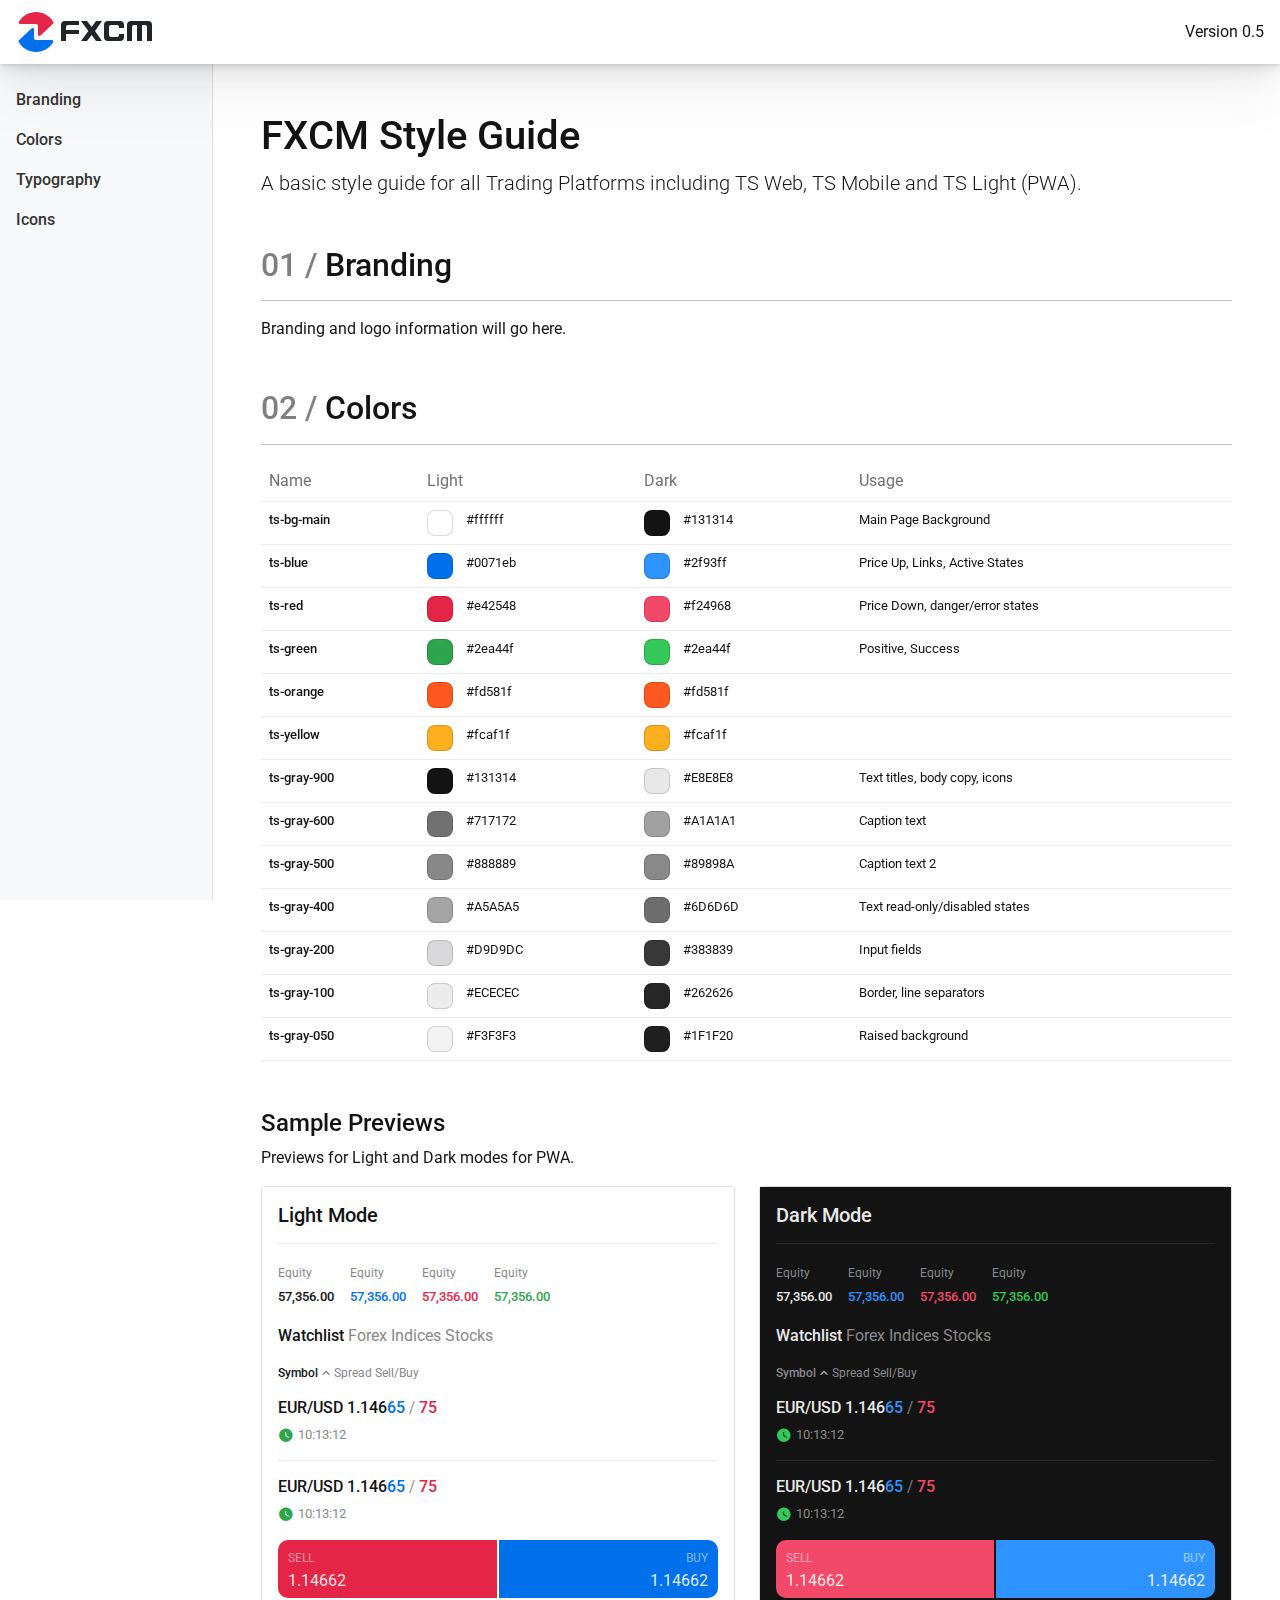
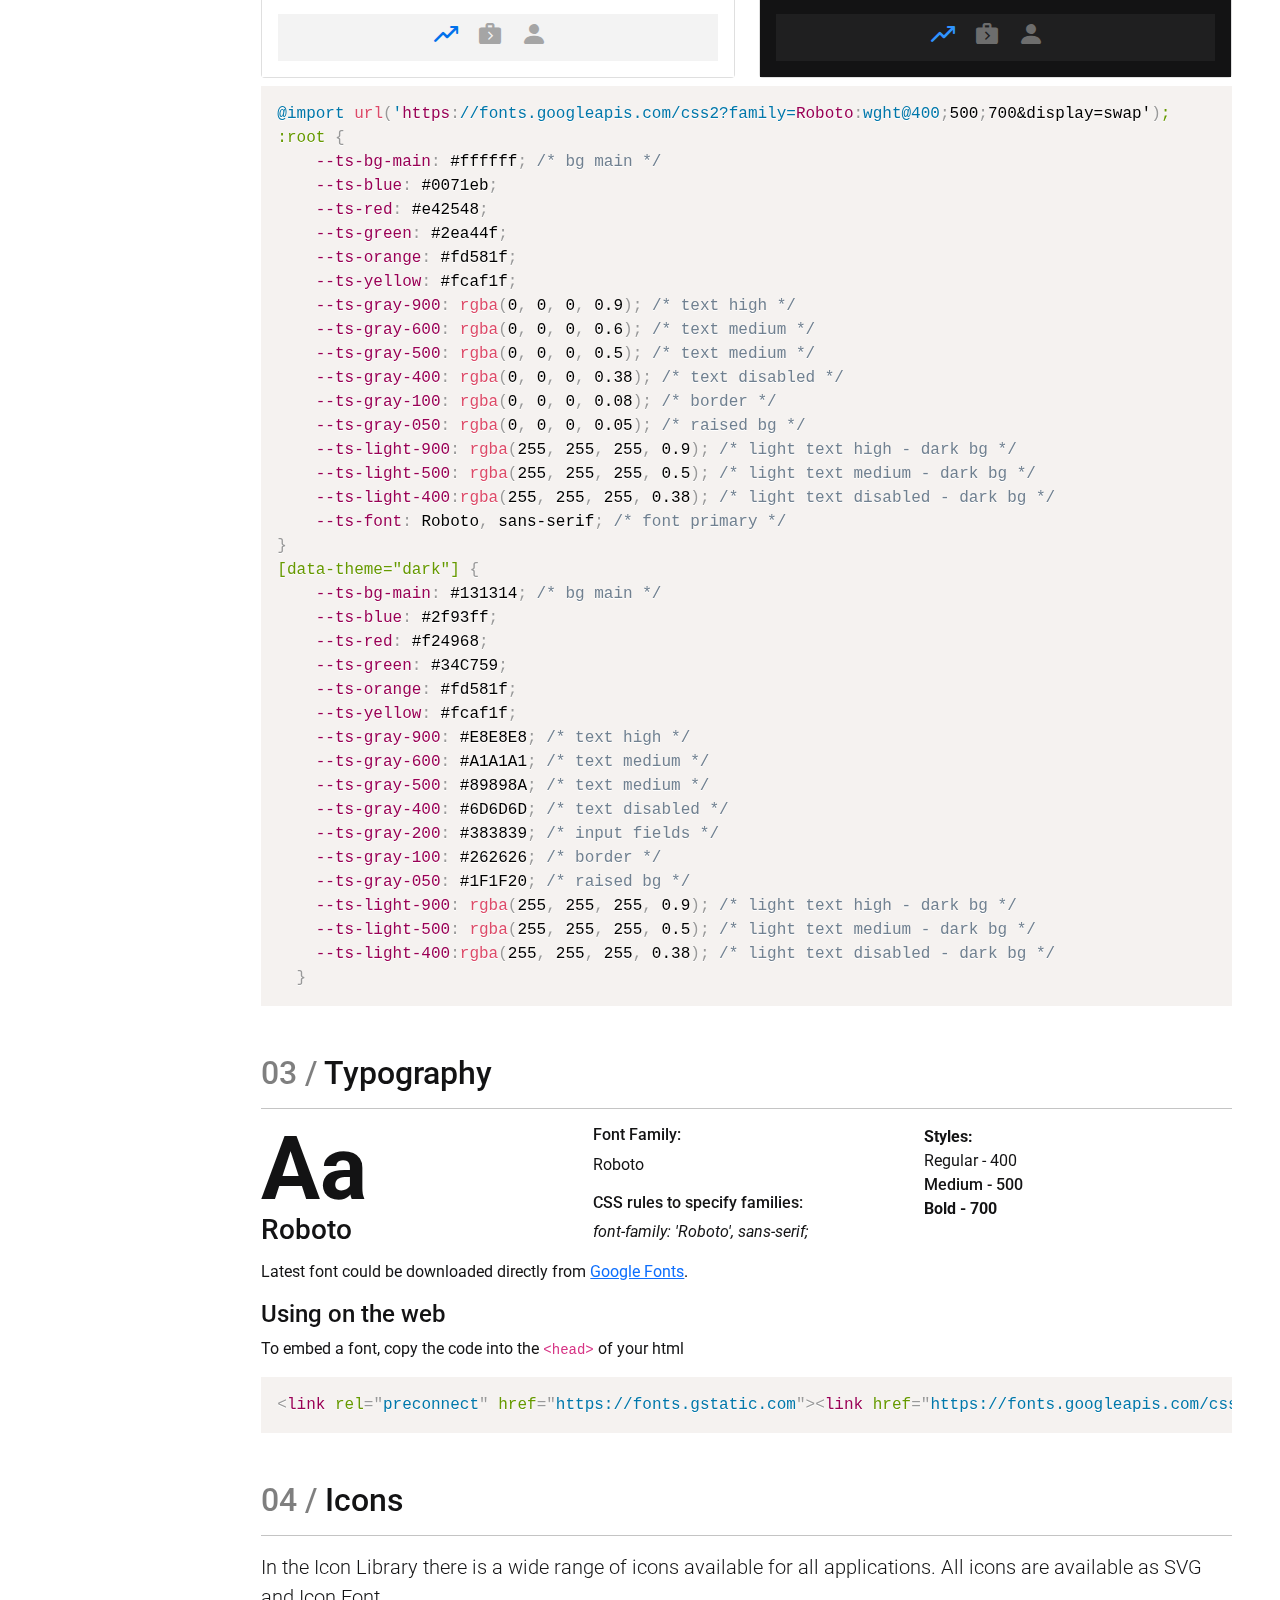
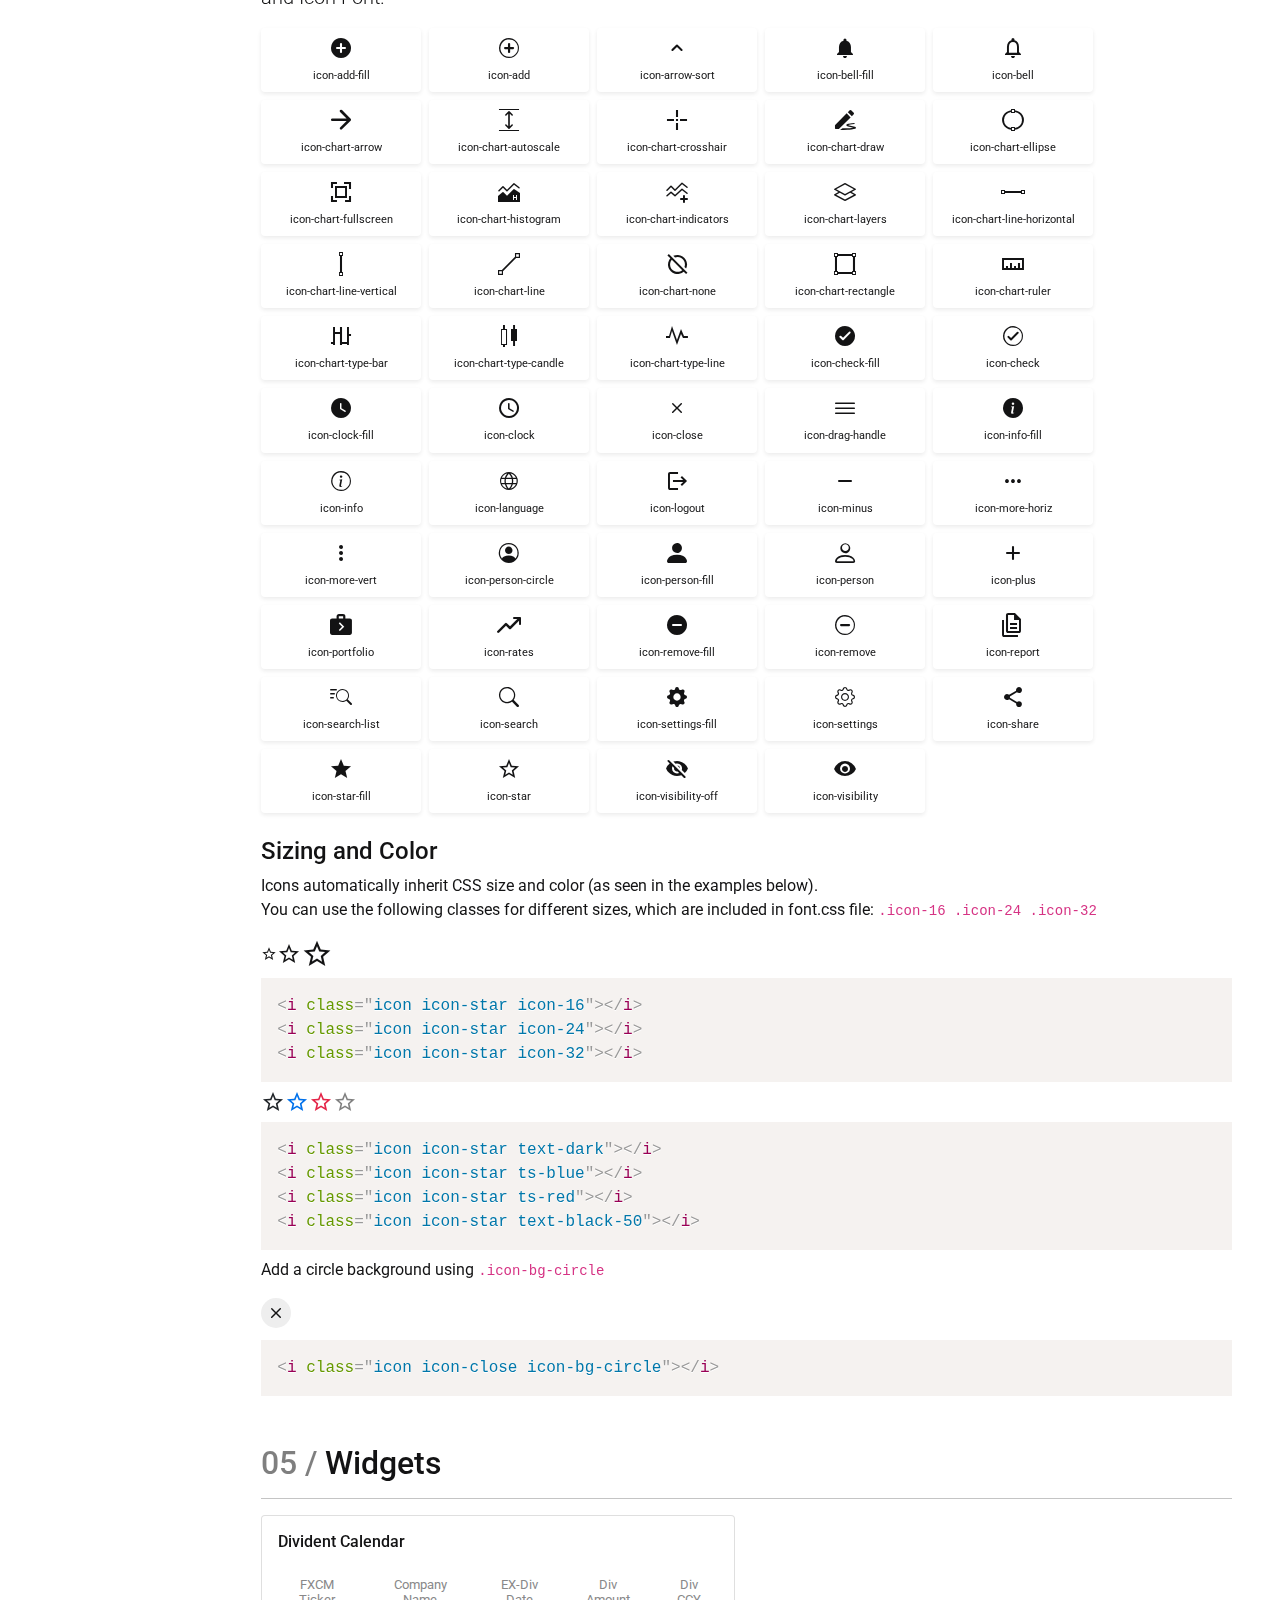
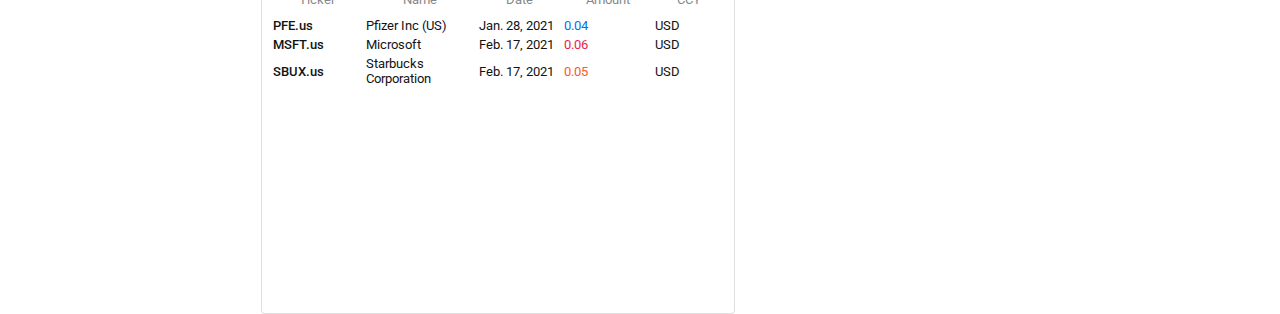
<file: Style Guide/index.html>
<!doctype html>
<html lang="en">
  <head>
    <!-- Required meta tags -->
    <meta charset="utf-8">
    <meta name="viewport" content="width=device-width, initial-scale=1, shrink-to-fit=no">
    <!-- Bootstrap CSS -->
    <link href="css/bootstrap.min.css" rel="stylesheet">
    <link href="tsw-style.css" rel="stylesheet">
    <link href="style.css" rel="stylesheet">
    <link href="css/font.css" rel="stylesheet">
    <link href="css/prism.css" rel="stylesheet" />
    <link rel="preconnect" href="https://fonts.gstatic.com">
    <link href="https://fonts.googleapis.com/css2?family=Roboto:wght@400;500;700&display=swap" rel="stylesheet">  
    <title>FXCM Style Guide</title>
  </head>
  <body data-theme="">
    <nav class="navbar navbar-light sticky-top flex-md-nowrap p-0 shadow-dreamy">
        <a class="navbar-brand col-3 col-lg-2 mr-0 px-3" href="#"><svg id="Group_45" data-name="Group 45" xmlns="http://www.w3.org/2000/svg" width="136" height="40" viewBox="0 0 136 40">
          <circle id="Ellipse_7" data-name="Ellipse 7" cx="20" cy="20" r="20" fill="none" opacity="0.15"/>
          <path id="Path_868" data-name="Path 868" d="M49,9H63v4H52a2,2,0,0,0-2,2v3H63v4H50v7H45V13A4.012,4.012,0,0,1,49,9ZM80,9l-4.333,6L71,9H65l7.333,10L65,29h6l4.667-6L80,29h6L79,19,86,9Zm24,0H92a4,4,0,0,0-4,4V25a4,4,0,0,0,4,4h12a4,4,0,0,0,4-4V22h-5v1a2,2,0,0,1-2,2H95a2,2,0,0,1-2-2V15a2,2,0,0,1,2-2h6a2,2,0,0,1,2,2v1h5V13A4,4,0,0,0,104,9Zm28,0H115a4,4,0,0,0-4,4V29h5V15a2,2,0,0,1,2-2h3V29h5V13h3a2,2,0,0,1,2,2V29h5V13A4,4,0,0,0,132,9Z" fill="#212529" fill-rule="evenodd"/>
          <path id="Path_869" data-name="Path 869" d="M0,0"/>
          <path id="Path_870" data-name="Path 870" d="M4.14,12H20a2,2,0,0,1,2,2v8.528a1.5,1.5,0,0,0,2.528,1.093l12.5-11.768a1.518,1.518,0,0,0,.256-1.874A19.975,19.975,0,0,0,2.861,9.7,1.508,1.508,0,0,0,4.14,12Z" fill="#e42548"/>
          <path id="Path_871" data-name="Path 871" d="M35.86,28H20a2,2,0,0,1-2-2V17.472a1.5,1.5,0,0,0-2.528-1.093L2.968,28.147a1.518,1.518,0,0,0-.256,1.874,19.975,19.975,0,0,0,34.427.274A1.508,1.508,0,0,0,35.86,28Z" fill="#0071eb"/>
        </svg>
        </a>
        <ul class="navbar-nav px-3">
          <li class="nav-item text-nowrap">
              Version 0.5
          </li>
        </ul>
    </nav>
      <div class="container-fluid">
        <div class="row">
          <nav id="sidebarMenu" class="col-md-3 col-lg-2 d-md-block bg-light sidebar collapse">
            <div class="position-sticky pt-3">
              <ul class="nav flex-column">
                <li class="nav-item">
                  <a class="nav-link anchor" href="#branding">
                    Branding
                  </a>
                </li>
                <li class="nav-item">
                  <a class="nav-link anchor" href="#colors">
                    Colors
                  </a>
                </li>
                <li class="nav-item">
                  <a class="nav-link anchor" href="#typography">
                    Typography
                  </a>
                </li>
                <li class="nav-item">
                  <a class="nav-link anchor" href="#icons">
                    Icons
                  </a>
                </li>
              </ul>
            </div>
          </nav>
      
          <main role="main" class="col-md-9 ms-sm-auto col-lg-10 pt-5 px-md-5">
            <h1 >FXCM Style Guide</h1>
            <p class="lead">A basic style guide for all Trading Platforms including TS Web, TS Mobile and TS Light (PWA).</p>


            
            <h2 class="mt-5" id="branding"><span class="text-black-50">01 /</span> Branding</h2>
            <hr class="my-3" >
            <p>Branding and logo information will go here.</p>
            
            <h2 class="mt-5" id="colors"><span class="text-black-50">02 /</span> Colors</h2>
            <hr class="my-3" >

            <table class="table">
            <thead>
                <tr class="ts-gray-600">
                <th scope="col" class="fw-400">Name</th>
                <th scope="col" class="fw-400">Light</th>
                <th scope="col" class="fw-400">Dark</th>
                <th scope="col" class="fw-400">Usage</th>
                </tr>
            </thead>
            <tbody class="fs-13">
                <tr>
                    <td scope="row" class="fw-500">ts-bg-main</td>
                    <td><span class="sample-color ts-bg-main float-start"></span> #ffffff</td>
                    <td data-theme="dark"><span class="sample-color ts-bg-main float-start"></span>#131314</td>
                    <td>Main Page Background</td>
                </tr>
                <tr>
                    <td scope="row" class="fw-500">ts-blue</td>
                    <td><span class="sample-color ts-bg-blue float-start"></span> #0071eb</td>
                    <td data-theme="dark"><span class="sample-color ts-bg-blue float-start"></span>#2f93ff</td>
                    <td>Price Up, Links, Active States</td>
                </tr>
                <tr>
                    <td scope="row" class="fw-500">ts-red</td>
                    <td><span class="sample-color ts-bg-red float-start"></span> #e42548</td>
                    <td data-theme="dark"><span class="sample-color ts-bg-red float-start"></span>#f24968</td>
                    <td>Price Down, danger/error states</td>
                </tr>
                <tr>
                    <td scope="row" class="fw-500">ts-green</td>
                    <td><span class="sample-color ts-bg-green float-start"></span>#2ea44f</td>
                    <td data-theme="dark"><span class="sample-color ts-bg-green float-start"></span>#2ea44f</td>
                    <td>Positive, Success</td>
                </tr>
                <tr>
                    <td scope="row" class="fw-500">ts-orange</td>
                    <td><span class="sample-color ts-bg-orange float-start"></span>#fd581f</td>
                    <td data-theme="dark"><span class="sample-color ts-bg-orange float-start"></span>#fd581f</td>
                    <td></td>
                </tr>
                <tr>
                    <td scope="row" class="fw-500">ts-yellow</td>
                    <td><span class="sample-color ts-bg-yellow float-start"></span>#fcaf1f</td>
                    <td data-theme="dark"><span class="sample-color ts-bg-yellow float-start"></span>#fcaf1f</td>
                    <td></td>
                </tr>
                <tr>
                    <td scope="row" class="fw-500">ts-gray-900</td>
                    <td><span class="sample-color ts-bg-gray-900 float-start"></span>#131314</td>
                    <td data-theme="dark"><span class="sample-color ts-bg-gray-900 float-start"></span>#E8E8E8</td>
                    <td>Text titles, body copy, icons</td>
                </tr>
                <tr>
                    <td scope="row" class="fw-500">ts-gray-600</td>
                    <td><span class="sample-color ts-bg-gray-600 float-start"></span>#717172</td>
                    <td data-theme="dark"><span class="sample-color ts-bg-gray-600 float-start"></span>#A1A1A1</td>
                    <td>Caption text</td>
                </tr>
                <tr>
                    <td scope="row" class="fw-500">ts-gray-500</td>
                    <td><span class="sample-color ts-bg-gray-500 float-start"></span>#888889</td>
                    <td data-theme="dark"><span class="sample-color ts-bg-gray-500 float-start"></span>#89898A</td>
                    <td>Caption text 2</td>
                </tr>
                <tr>
                    <td scope="row" class="fw-500">ts-gray-400</td>
                    <td><span class="sample-color ts-bg-gray-400 float-start"></span>#A5A5A5</td>
                    <td data-theme="dark"><span class="sample-color ts-bg-gray-400 float-start"></span>#6D6D6D</td>
                    <td>Text read-only/disabled states</td>
                </tr>
                <tr>
                    <td scope="row" class="fw-500">ts-gray-200</td>
                    <td><span class="sample-color ts-bg-gray-200 float-start"></span>#D9D9DC</td>
                    <td data-theme="dark"><span class="sample-color ts-bg-gray-200 float-start"></span>#383839</td>
                    <td>Input fields</td>
                </tr>
                <tr>
                    <td scope="row" class="fw-500">ts-gray-100</td>
                    <td><span class="sample-color ts-bg-gray-100 float-start"></span>#ECECEC</td>
                    <td data-theme="dark"><span class="sample-color ts-bg-gray-100 float-start"></span>#262626</td>
                    <td>Border, line separators</td>
                </tr>
                <tr>
                    <td scope="row" class="fw-500">ts-gray-050</td>
                    <td><span class="sample-color ts-bg-gray-050 float-start"></span>#F3F3F3</td>
                    <td data-theme="dark"><span class="sample-color ts-bg-gray-050 float-start"></span>#1F1F20</td>
                    <td>Raised background</td>
                </tr>

            </tbody>
        </table>
    
        <h4 class="mt-5">Sample Previews</h4>
        <p>Previews for Light and Dark modes for PWA.</p>

        <div class="row row-cols-1 row-cols-md-2">
            <div class="col">
                <div class="card">
                    <div data-theme="" class="card-body widgets">
                        <h5 class="card-title">Light Mode</h5>
                        <hr class="ts-divider">

                        <div class="d-flex flex-row mb-3">
                            <div class="pe-3"><span class="fs-12 ts-gray-500">Equity</span><br><span class="fs-13 fw-500 ts-gray-900">57,356.00</span></div>
                            <div class="pe-3"><span class="fs-12 ts-gray-500">Equity</span><br><span class="fs-13 fw-500 ts-blue">57,356.00</span></div>
                            <div class="pe-3"><span class="fs-12 ts-gray-500">Equity</span><br><span class="fs-13 fw-500 ts-red">57,356.00</span></div>
                            <div class="pe-3"><span class="fs-12 ts-gray-500">Equity</span><br><span class="fs-13 fw-500 ts-green">57,356.00</span></div>
                            </div>
                        <p class="ts-gray-500"><span class="fw-500 ts-gray-900">Watchlist</span> Forex Indices Stocks</p>
                        <p class="fs-12 ts-gray-500 d-flex align-items-center"><span class="ts-gray-900 fw-500">Symbol </span> <i class="icon icon-arrow-sort icon-16 ts-gray-500"></i> Spread Sell/Buy</p>
                        <h5 class="ts-gray-900 fs-16">EUR/USD  1.146<span class="ts-blue">65</span> <span class="ts-gray-400">/</span> <span class="ts-red">75</span></h5>
                        <p class="fs-13 ts-gray-500 d-flex align-items-center"><i class="icon icon-clock-fill icon-16 ts-green me-1"></i> 10:13:12</p>
                        <hr class="ts-divider">
                        <h5 class="ts-gray-900 fs-16">EUR/USD  1.146<span class="ts-blue">65</span> <span class="ts-gray-400">/</span> <span class="ts-red">75</span></h5>
                        <p class="fs-13 ts-gray-500 d-flex align-items-center"><i class="icon icon-clock-fill icon-16 ts-green me-1"></i> 10:13:12</p>
                        <div class="d-flex">
                            <div class="flex-fill fs-16 btn-sell"><span class="fs-12 ts-light-500">SELL</span><br>1.14662</div>
                            <div class="flex-fill fs-16 btn-buy text-end"><span class="fs-12 ts-light-500">BUY</span><br>1.14662</div>
                            </div>
                    
                        <div class="ts-bg-rased text-center p-2 mt-3">
                        <i class="icon icon-rates icon-24 me-3 ts-blue"></i>
                        <i class="icon icon-portfolio icon-24 me-3 ts-gray-400"></i>
                        <i class="icon icon-person-fill icon-24 me-3 ts-gray-400"></i>
                        </div>
                    </div>
                </div>
            </div>
            <div class="col">
                <div class="card">
                    <div data-theme="dark" class="card-body widgets">
                        <h5 class="card-title ts-gray-900">Dark Mode</h5>
                        <hr class="ts-divider">

                        <div class="d-flex flex-row mb-3">
                            <div class="pe-3"><span class="fs-12 ts-gray-500">Equity</span><br><span class="fs-13 fw-500 ts-gray-900">57,356.00</span></div>
                            <div class="pe-3"><span class="fs-12 ts-gray-500">Equity</span><br><span class="fs-13 fw-500 ts-blue">57,356.00</span></div>
                            <div class="pe-3"><span class="fs-12 ts-gray-500">Equity</span><br><span class="fs-13 fw-500 ts-red">57,356.00</span></div>
                            <div class="pe-3"><span class="fs-12 ts-gray-500">Equity</span><br><span class="fs-13 fw-500 ts-green">57,356.00</span></div>
                            </div>
                        <p class="ts-gray-500"><span class="fw-500 ts-gray-900">Watchlist</span> Forex Indices Stocks</p>
                        <p class="fs-12 ts-gray-500 d-flex align-items-center"><span class="ts-gray-500 fw-500">Symbol </span> <i class="icon icon-arrow-sort icon-16 ts-gray-600"></i> Spread Sell/Buy</p>
                        <h5 class="ts-gray-900 fs-16">EUR/USD  1.146<span class="ts-blue">65</span> <span class="ts-gray-400">/</span> <span class="ts-red">75</span></h5>
                        <p class="fs-13 ts-gray-500 d-flex align-items-center"><i class="icon icon-clock-fill icon-16 ts-green me-1"></i> 10:13:12</p>
                        <hr class="ts-divider">
                        <h5 class="ts-gray-900 fs-16">EUR/USD  1.146<span class="ts-blue">65</span> <span class="ts-gray-400">/</span> <span class="ts-red">75</span></h5>
                        <p class="fs-13 ts-gray-500 d-flex align-items-center"><i class="icon icon-clock-fill icon-16 ts-green me-1"></i> 10:13:12</p>
                        <div class="d-flex">
                            <div class="flex-fill fs-16 btn-sell"><span class="fs-12 ts-light-500">SELL</span><br>1.14662</div>
                            <div class="flex-fill fs-16 btn-buy text-end"><span class="fs-12 ts-light-500">BUY</span><br>1.14662</div>
                            </div>
                    
                        <div class="ts-bg-rased text-center p-2 mt-3">
                        <i class="icon icon-rates icon-24 me-3 ts-blue"></i>
                        <i class="icon icon-portfolio icon-24 me-3 ts-gray-400"></i>
                        <i class="icon icon-person-fill icon-24 me-3 ts-gray-400"></i>
                        </div>
                    </div>
                </div>
            </div>
        </div>

<pre><code class="language-css">@import url('https://fonts.googleapis.com/css2?family=Roboto:wght@400;500;700&display=swap'); 
:root {
    --ts-bg-main: #ffffff; /* bg main */
    --ts-blue: #0071eb;
    --ts-red: #e42548;
    --ts-green: #2ea44f;
    --ts-orange: #fd581f;
    --ts-yellow: #fcaf1f;
    --ts-gray-900: rgba(0, 0, 0, 0.9); /* text high */
    --ts-gray-600: rgba(0, 0, 0, 0.6); /* text medium */
    --ts-gray-500: rgba(0, 0, 0, 0.5); /* text medium */
    --ts-gray-400: rgba(0, 0, 0, 0.38); /* text disabled */
    --ts-gray-100: rgba(0, 0, 0, 0.08); /* border */
    --ts-gray-050: rgba(0, 0, 0, 0.05); /* raised bg */
    --ts-light-900: rgba(255, 255, 255, 0.9); /* light text high - dark bg */
    --ts-light-500: rgba(255, 255, 255, 0.5); /* light text medium - dark bg */
    --ts-light-400:rgba(255, 255, 255, 0.38); /* light text disabled - dark bg */
    --ts-font: Roboto, sans-serif; /* font primary */
}
[data-theme="dark"] {
    --ts-bg-main: #131314; /* bg main */
    --ts-blue: #2f93ff;
    --ts-red: #f24968;
    --ts-green: #34C759;
    --ts-orange: #fd581f;
    --ts-yellow: #fcaf1f;
    --ts-gray-900: #E8E8E8; /* text high */
    --ts-gray-600: #A1A1A1; /* text medium */
    --ts-gray-500: #89898A; /* text medium */
    --ts-gray-400: #6D6D6D; /* text disabled */
    --ts-gray-200: #383839; /* input fields */
    --ts-gray-100: #262626; /* border */
    --ts-gray-050: #1F1F20; /* raised bg */
    --ts-light-900: rgba(255, 255, 255, 0.9); /* light text high - dark bg */
    --ts-light-500: rgba(255, 255, 255, 0.5); /* light text medium - dark bg */
    --ts-light-400:rgba(255, 255, 255, 0.38); /* light text disabled - dark bg */
  }</code></pre>





            
            <h2 class="mt-5" id="typography"><span class="text-black-50">03 /</span> Typography</h2>
            <hr class="my-3">
            <div class="row">
              <div class="col"><h1 class="fw-700 mb-0" style="font-size: 5.5rem; line-height: 1;">Aa</h1><h3 class="mt-0">Roboto</h3>
              </div>
              <div class="col">
                <h6>Font Family:</h6>
                <p class="fw-400">Roboto</p>
                <h6>CSS rules to specify families:</h6>
                <p class="fw-400"><i>font-family: 'Roboto', sans-serif;</i></p>
              </div>
              <div class="col"><strong>Styles:</strong>
                <br>
                <span class="fw-400">Regular - 400</span><br>
                <span class="fw-500">Medium - 500</span><br>
                <span class="fw-700">Bold - 700</span>
              </div>
            </div>
            <p>Latest font could be downloaded directly from <a href="https://fonts.google.com/specimen/Roboto" target="_blakn">Google Fonts</a>. </p>
            <h4>Using on the web</h4>
            <p>To embed a font, copy the code into the <code>&lt;head&gt;</code> of your html</p>
            <pre><code class="language-html">&lt;link rel=&quot;preconnect&quot; href=&quot;https://fonts.gstatic.com&quot;&gt;<br/>&lt;link href=&quot;https://fonts.googleapis.com/css2?family=Roboto:wght@400;500;700&amp;display=swap&quot; rel=&quot;stylesheet&quot;&gt;</code></pre>

            
            
            <h2 class="mt-5" id="icons"><span class="text-black-50">04 /</span> Icons</h2>
            <hr class="my-3">
            <p class="lead">In the Icon Library there is a wide range of icons available for all applications. All icons are available as SVG and Icon Font.</p>
        
            <div class="icons-list">
                <ul>
                
                    <li>
                        <i class="icon icon-add-fill"></i>
                        <p>icon-add-fill</p>
                    </li>
                
                    <li>
                        <i class="icon icon-add"></i>
                        <p>icon-add</p>
                    </li>
                
                    <li>
                        <i class="icon icon-arrow-sort"></i>
                        <p>icon-arrow-sort</p>
                    </li>
                
                    <li>
                        <i class="icon icon-bell-fill"></i>
                        <p>icon-bell-fill</p>
                    </li>
                
                    <li>
                        <i class="icon icon-bell"></i>
                        <p>icon-bell</p>
                    </li>
                
                    <li>
                        <i class="icon icon-chart-arrow"></i>
                        <p>icon-chart-arrow</p>
                    </li>
                
                    <li>
                        <i class="icon icon-chart-autoscale"></i>
                        <p>icon-chart-autoscale</p>
                    </li>
                
                    <li>
                        <i class="icon icon-chart-crosshair"></i>
                        <p>icon-chart-crosshair</p>
                    </li>
                
                    <li>
                        <i class="icon icon-chart-draw"></i>
                        <p>icon-chart-draw</p>
                    </li>
                
                    <li>
                        <i class="icon icon-chart-ellipse"></i>
                        <p>icon-chart-ellipse</p>
                    </li>
                
                    <li>
                        <i class="icon icon-chart-fullscreen"></i>
                        <p>icon-chart-fullscreen</p>
                    </li>
                
                    <li>
                        <i class="icon icon-chart-histogram"></i>
                        <p>icon-chart-histogram</p>
                    </li>
                
                    <li>
                        <i class="icon icon-chart-indicators"></i>
                        <p>icon-chart-indicators</p>
                    </li>
                
                    <li>
                        <i class="icon icon-chart-layers"></i>
                        <p>icon-chart-layers</p>
                    </li>
                
                    <li>
                        <i class="icon icon-chart-line-horizontal"></i>
                        <p>icon-chart-line-horizontal</p>
                    </li>
                
                    <li>
                        <i class="icon icon-chart-line-vertical"></i>
                        <p>icon-chart-line-vertical</p>
                    </li>
                
                    <li>
                        <i class="icon icon-chart-line"></i>
                        <p>icon-chart-line</p>
                    </li>
                
                    <li>
                        <i class="icon icon-chart-none"></i>
                        <p>icon-chart-none</p>
                    </li>
                
                    <li>
                        <i class="icon icon-chart-rectangle"></i>
                        <p>icon-chart-rectangle</p>
                    </li>
                
                    <li>
                        <i class="icon icon-chart-ruler"></i>
                        <p>icon-chart-ruler</p>
                    </li>
                
                    <li>
                        <i class="icon icon-chart-type-bar"></i>
                        <p>icon-chart-type-bar</p>
                    </li>
                
                    <li>
                        <i class="icon icon-chart-type-candle"></i>
                        <p>icon-chart-type-candle</p>
                    </li>
                
                    <li>
                        <i class="icon icon-chart-type-line"></i>
                        <p>icon-chart-type-line</p>
                    </li>
                
                    <li>
                        <i class="icon icon-check-fill"></i>
                        <p>icon-check-fill</p>
                    </li>
                
                    <li>
                        <i class="icon icon-check"></i>
                        <p>icon-check</p>
                    </li>
                
                    <li>
                        <i class="icon icon-clock-fill"></i>
                        <p>icon-clock-fill</p>
                    </li>
                
                    <li>
                        <i class="icon icon-clock"></i>
                        <p>icon-clock</p>
                    </li>
                
                    <li>
                        <i class="icon icon-close"></i>
                        <p>icon-close</p>
                    </li>
                
                    <li>
                        <i class="icon icon-drag-handle"></i>
                        <p>icon-drag-handle</p>
                    </li>
                
                    <li>
                        <i class="icon icon-info-fill"></i>
                        <p>icon-info-fill</p>
                    </li>
                
                    <li>
                        <i class="icon icon-info"></i>
                        <p>icon-info</p>
                    </li>
                
                    <li>
                        <i class="icon icon-language"></i>
                        <p>icon-language</p>
                    </li>
                
                    <li>
                        <i class="icon icon-logout"></i>
                        <p>icon-logout</p>
                    </li>
                
                    <li>
                        <i class="icon icon-minus"></i>
                        <p>icon-minus</p>
                    </li>
                
                    <li>
                        <i class="icon icon-more-horiz"></i>
                        <p>icon-more-horiz</p>
                    </li>
                
                    <li>
                        <i class="icon icon-more-vert"></i>
                        <p>icon-more-vert</p>
                    </li>
                
                    <li>
                        <i class="icon icon-person-circle"></i>
                        <p>icon-person-circle</p>
                    </li>
                
                    <li>
                        <i class="icon icon-person-fill"></i>
                        <p>icon-person-fill</p>
                    </li>
                
                    <li>
                        <i class="icon icon-person"></i>
                        <p>icon-person</p>
                    </li>
                
                    <li>
                        <i class="icon icon-plus"></i>
                        <p>icon-plus</p>
                    </li>
                
                    <li>
                        <i class="icon icon-portfolio"></i>
                        <p>icon-portfolio</p>
                    </li>
                
                    <li>
                        <i class="icon icon-rates"></i>
                        <p>icon-rates</p>
                    </li>
                
                    <li>
                        <i class="icon icon-remove-fill"></i>
                        <p>icon-remove-fill</p>
                    </li>
                
                    <li>
                        <i class="icon icon-remove"></i>
                        <p>icon-remove</p>
                    </li>
                
                    <li>
                        <i class="icon icon-report"></i>
                        <p>icon-report</p>
                    </li>
                
                    <li>
                        <i class="icon icon-search-list"></i>
                        <p>icon-search-list</p>
                    </li>
                
                    <li>
                        <i class="icon icon-search"></i>
                        <p>icon-search</p>
                    </li>
                
                    <li>
                        <i class="icon icon-settings-fill"></i>
                        <p>icon-settings-fill</p>
                    </li>
                
                    <li>
                        <i class="icon icon-settings"></i>
                        <p>icon-settings</p>
                    </li>
                
                    <li>
                        <i class="icon icon-share"></i>
                        <p>icon-share</p>
                    </li>
                
                    <li>
                        <i class="icon icon-star-fill"></i>
                        <p>icon-star-fill</p>
                    </li>
                
                    <li>
                        <i class="icon icon-star"></i>
                        <p>icon-star</p>
                    </li>
                
                    <li>
                        <i class="icon icon-visibility-off"></i>
                        <p>icon-visibility-off</p>
                    </li>
                
                    <li>
                        <i class="icon icon-visibility"></i>
                        <p>icon-visibility</p>
                    </li>
                
				<!-- list of icons here with the proper class-->
			</ul>
        </div>
            <h4>Sizing and Color</h4>
            <p>Icons automatically inherit CSS size and color (as seen in the examples below).<br> You can use the following classes for different sizes, which are included in font.css file: <code>.icon-16 .icon-24 .icon-32</code></p>
            <div class="d-flex align-items-center">
            <i class="icon icon-star icon-16"></i><i class="icon icon-star icon-24"></i><i class="icon icon-star icon-32"></i>
            </div>
            <pre><code class="language-html">&lt;i class=&quot;icon icon-star icon-16&quot;&gt;&lt;/i&gt;
&lt;i class=&quot;icon icon-star icon-24&quot;&gt;&lt;/i&gt;
&lt;i class=&quot;icon icon-star icon-32&quot;&gt;&lt;/i&gt;</code></pre>

            <div class="d-flex align-items-center"><i class="icon icon-star text-dark"></i><i class="icon icon-star ts-blue"></i><i class="icon icon-star ts-red"></i><i class="icon icon-star text-black-50"></i></div>
            <pre><code class="language-html">&lt;i class=&quot;icon icon-star text-dark&quot;&gt;&lt;/i&gt;
&lt;i class=&quot;icon icon-star ts-blue&quot;&gt;&lt;/i&gt;
&lt;i class=&quot;icon icon-star ts-red&quot;&gt;&lt;/i&gt;
&lt;i class=&quot;icon icon-star text-black-50&quot;&gt;&lt;/i&gt;</code></pre>

<p>Add a circle background using <code>.icon-bg-circle</code></p>

<i class="icon icon-close icon-bg-circle"></i>
<pre><code class="language-html">&lt;i class=&quot;icon icon-close icon-bg-circle&quot;&gt;&lt;/i&gt;</code></pre>

<h2 class="mt-5" id="widgets"><span class="text-black-50">05 /</span> Widgets</h2>
            <hr class="my-3">
                <div class="row row-cols-1 row-cols-md-2">
                    <div class="col">
                        <div class="card">
                            <h6 style="padding: 1rem 0 0 1rem;">Divident Calendar</h6>
                            <div class="ratio ratio-4x3">
                                <iframe src="widget-dividend-calendar.html" title="" allowfullscreen></iframe>
                            </div>
                        </div>
                    </div>
                    <div class="col">
                        
                    </div>
                </div>
            
          </main>
        </div>
      </div>
    <script src="js/prism.js"></script>
  </body>
</html>
</file>
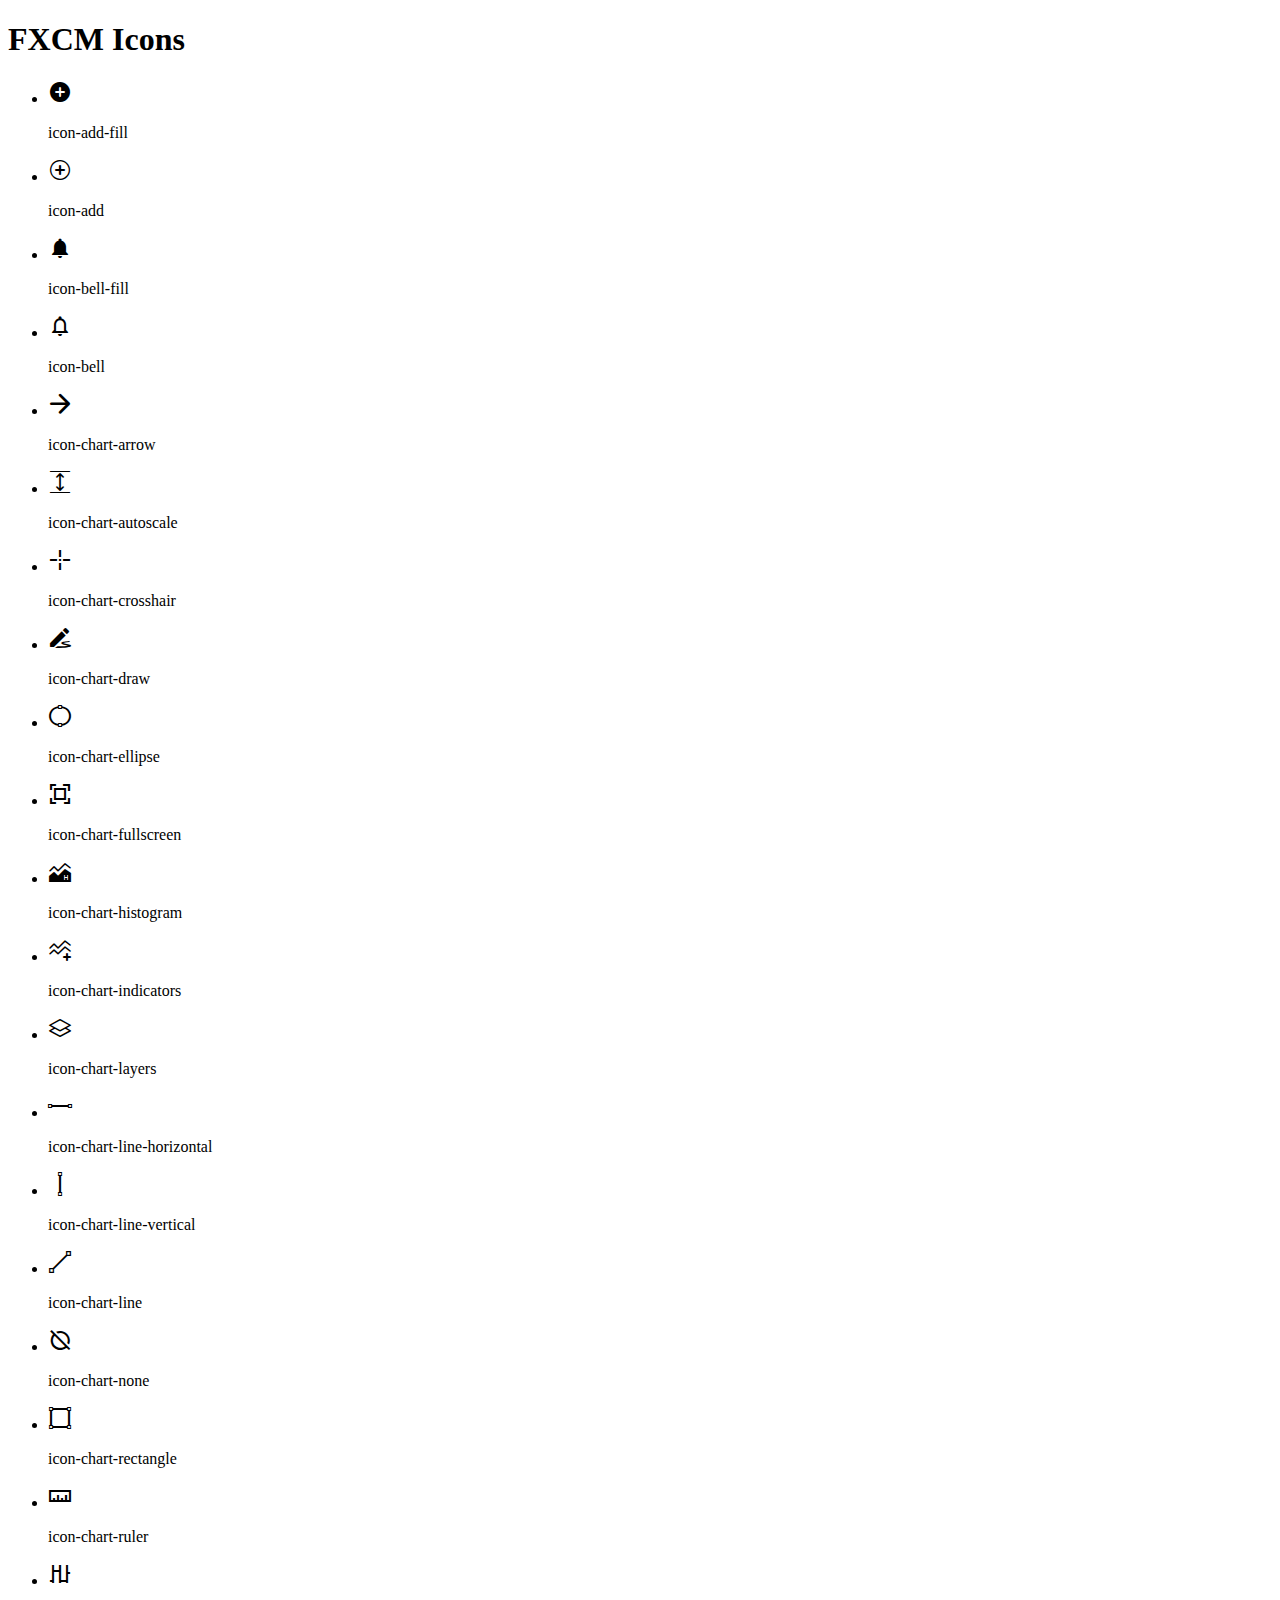
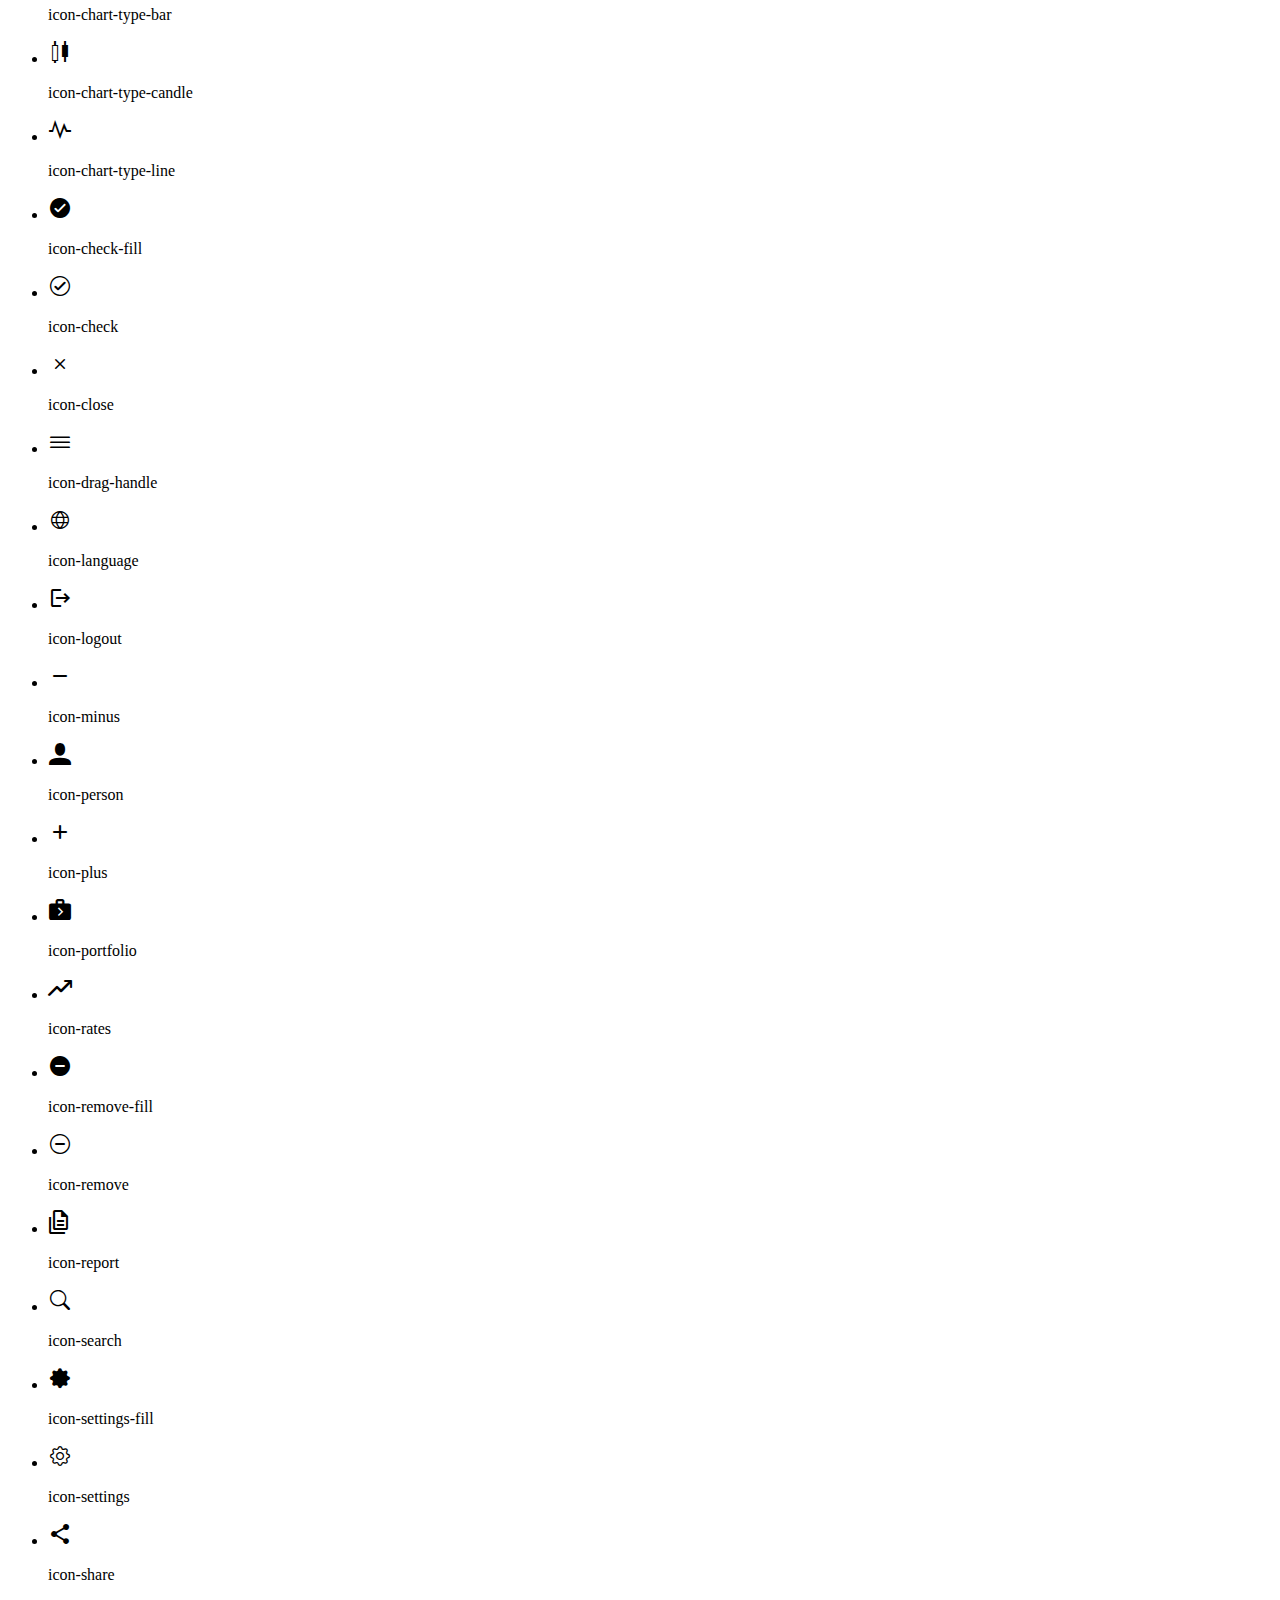
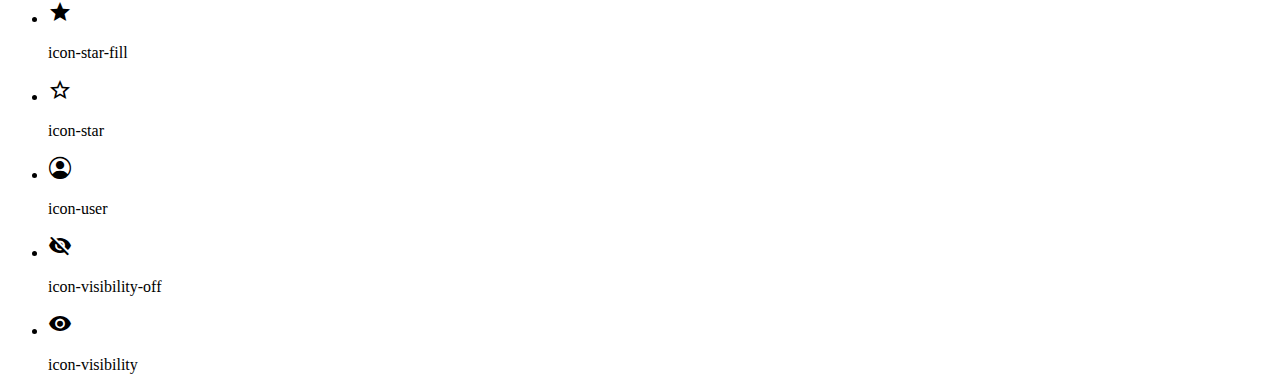
<file: icons.html>
<!doctype html>
<html lang="en">
  <head>
    <!-- Required meta tags -->
    <meta charset="utf-8">
    <meta name="viewport" content="width=device-width, initial-scale=1, shrink-to-fit=no">

    <link rel="stylesheet" type="text/css" href="css/font.css" />

    <title>FXCM Icons</title>
  </head>
  <body>

    <h1>FXCM Icons</h1>
        <div id="icons-wrapper">
        <section>
            <ul>
                
                    <li>
                        <i class="icon icon-add-fill"></i>
                        <p>icon-add-fill</p>
                    </li>
                
                    <li>
                        <i class="icon icon-add"></i>
                        <p>icon-add</p>
                    </li>
                
                    <li>
                        <i class="icon icon-bell-fill"></i>
                        <p>icon-bell-fill</p>
                    </li>
                
                    <li>
                        <i class="icon icon-bell"></i>
                        <p>icon-bell</p>
                    </li>
                
                    <li>
                        <i class="icon icon-chart-arrow"></i>
                        <p>icon-chart-arrow</p>
                    </li>
                
                    <li>
                        <i class="icon icon-chart-autoscale"></i>
                        <p>icon-chart-autoscale</p>
                    </li>
                
                    <li>
                        <i class="icon icon-chart-crosshair"></i>
                        <p>icon-chart-crosshair</p>
                    </li>
                
                    <li>
                        <i class="icon icon-chart-draw"></i>
                        <p>icon-chart-draw</p>
                    </li>
                
                    <li>
                        <i class="icon icon-chart-ellipse"></i>
                        <p>icon-chart-ellipse</p>
                    </li>
                
                    <li>
                        <i class="icon icon-chart-fullscreen"></i>
                        <p>icon-chart-fullscreen</p>
                    </li>
                
                    <li>
                        <i class="icon icon-chart-histogram"></i>
                        <p>icon-chart-histogram</p>
                    </li>
                
                    <li>
                        <i class="icon icon-chart-indicators"></i>
                        <p>icon-chart-indicators</p>
                    </li>
                
                    <li>
                        <i class="icon icon-chart-layers"></i>
                        <p>icon-chart-layers</p>
                    </li>
                
                    <li>
                        <i class="icon icon-chart-line-horizontal"></i>
                        <p>icon-chart-line-horizontal</p>
                    </li>
                
                    <li>
                        <i class="icon icon-chart-line-vertical"></i>
                        <p>icon-chart-line-vertical</p>
                    </li>
                
                    <li>
                        <i class="icon icon-chart-line"></i>
                        <p>icon-chart-line</p>
                    </li>
                
                    <li>
                        <i class="icon icon-chart-none"></i>
                        <p>icon-chart-none</p>
                    </li>
                
                    <li>
                        <i class="icon icon-chart-rectangle"></i>
                        <p>icon-chart-rectangle</p>
                    </li>
                
                    <li>
                        <i class="icon icon-chart-ruler"></i>
                        <p>icon-chart-ruler</p>
                    </li>
                
                    <li>
                        <i class="icon icon-chart-type-bar"></i>
                        <p>icon-chart-type-bar</p>
                    </li>
                
                    <li>
                        <i class="icon icon-chart-type-candle"></i>
                        <p>icon-chart-type-candle</p>
                    </li>
                
                    <li>
                        <i class="icon icon-chart-type-line"></i>
                        <p>icon-chart-type-line</p>
                    </li>
                
                    <li>
                        <i class="icon icon-check-fill"></i>
                        <p>icon-check-fill</p>
                    </li>
                
                    <li>
                        <i class="icon icon-check"></i>
                        <p>icon-check</p>
                    </li>
                
                    <li>
                        <i class="icon icon-close"></i>
                        <p>icon-close</p>
                    </li>
                
                    <li>
                        <i class="icon icon-drag-handle"></i>
                        <p>icon-drag-handle</p>
                    </li>
                
                    <li>
                        <i class="icon icon-language"></i>
                        <p>icon-language</p>
                    </li>
                
                    <li>
                        <i class="icon icon-logout"></i>
                        <p>icon-logout</p>
                    </li>
                
                    <li>
                        <i class="icon icon-minus"></i>
                        <p>icon-minus</p>
                    </li>
                
                    <li>
                        <i class="icon icon-person"></i>
                        <p>icon-person</p>
                    </li>
                
                    <li>
                        <i class="icon icon-plus"></i>
                        <p>icon-plus</p>
                    </li>
                
                    <li>
                        <i class="icon icon-portfolio"></i>
                        <p>icon-portfolio</p>
                    </li>
                
                    <li>
                        <i class="icon icon-rates"></i>
                        <p>icon-rates</p>
                    </li>
                
                    <li>
                        <i class="icon icon-remove-fill"></i>
                        <p>icon-remove-fill</p>
                    </li>
                
                    <li>
                        <i class="icon icon-remove"></i>
                        <p>icon-remove</p>
                    </li>
                
                    <li>
                        <i class="icon icon-report"></i>
                        <p>icon-report</p>
                    </li>
                
                    <li>
                        <i class="icon icon-search"></i>
                        <p>icon-search</p>
                    </li>
                
                    <li>
                        <i class="icon icon-settings-fill"></i>
                        <p>icon-settings-fill</p>
                    </li>
                
                    <li>
                        <i class="icon icon-settings"></i>
                        <p>icon-settings</p>
                    </li>
                
                    <li>
                        <i class="icon icon-share"></i>
                        <p>icon-share</p>
                    </li>
                
                    <li>
                        <i class="icon icon-star-fill"></i>
                        <p>icon-star-fill</p>
                    </li>
                
                    <li>
                        <i class="icon icon-star"></i>
                        <p>icon-star</p>
                    </li>
                
                    <li>
                        <i class="icon icon-user"></i>
                        <p>icon-user</p>
                    </li>
                
                    <li>
                        <i class="icon icon-visibility-off"></i>
                        <p>icon-visibility-off</p>
                    </li>
                
                    <li>
                        <i class="icon icon-visibility"></i>
                        <p>icon-visibility</p>
                    </li>
                
                <!-- list of icons here with the proper class-->
            </ul>
        </section>
    </div>

  </body>
</html>
</file>
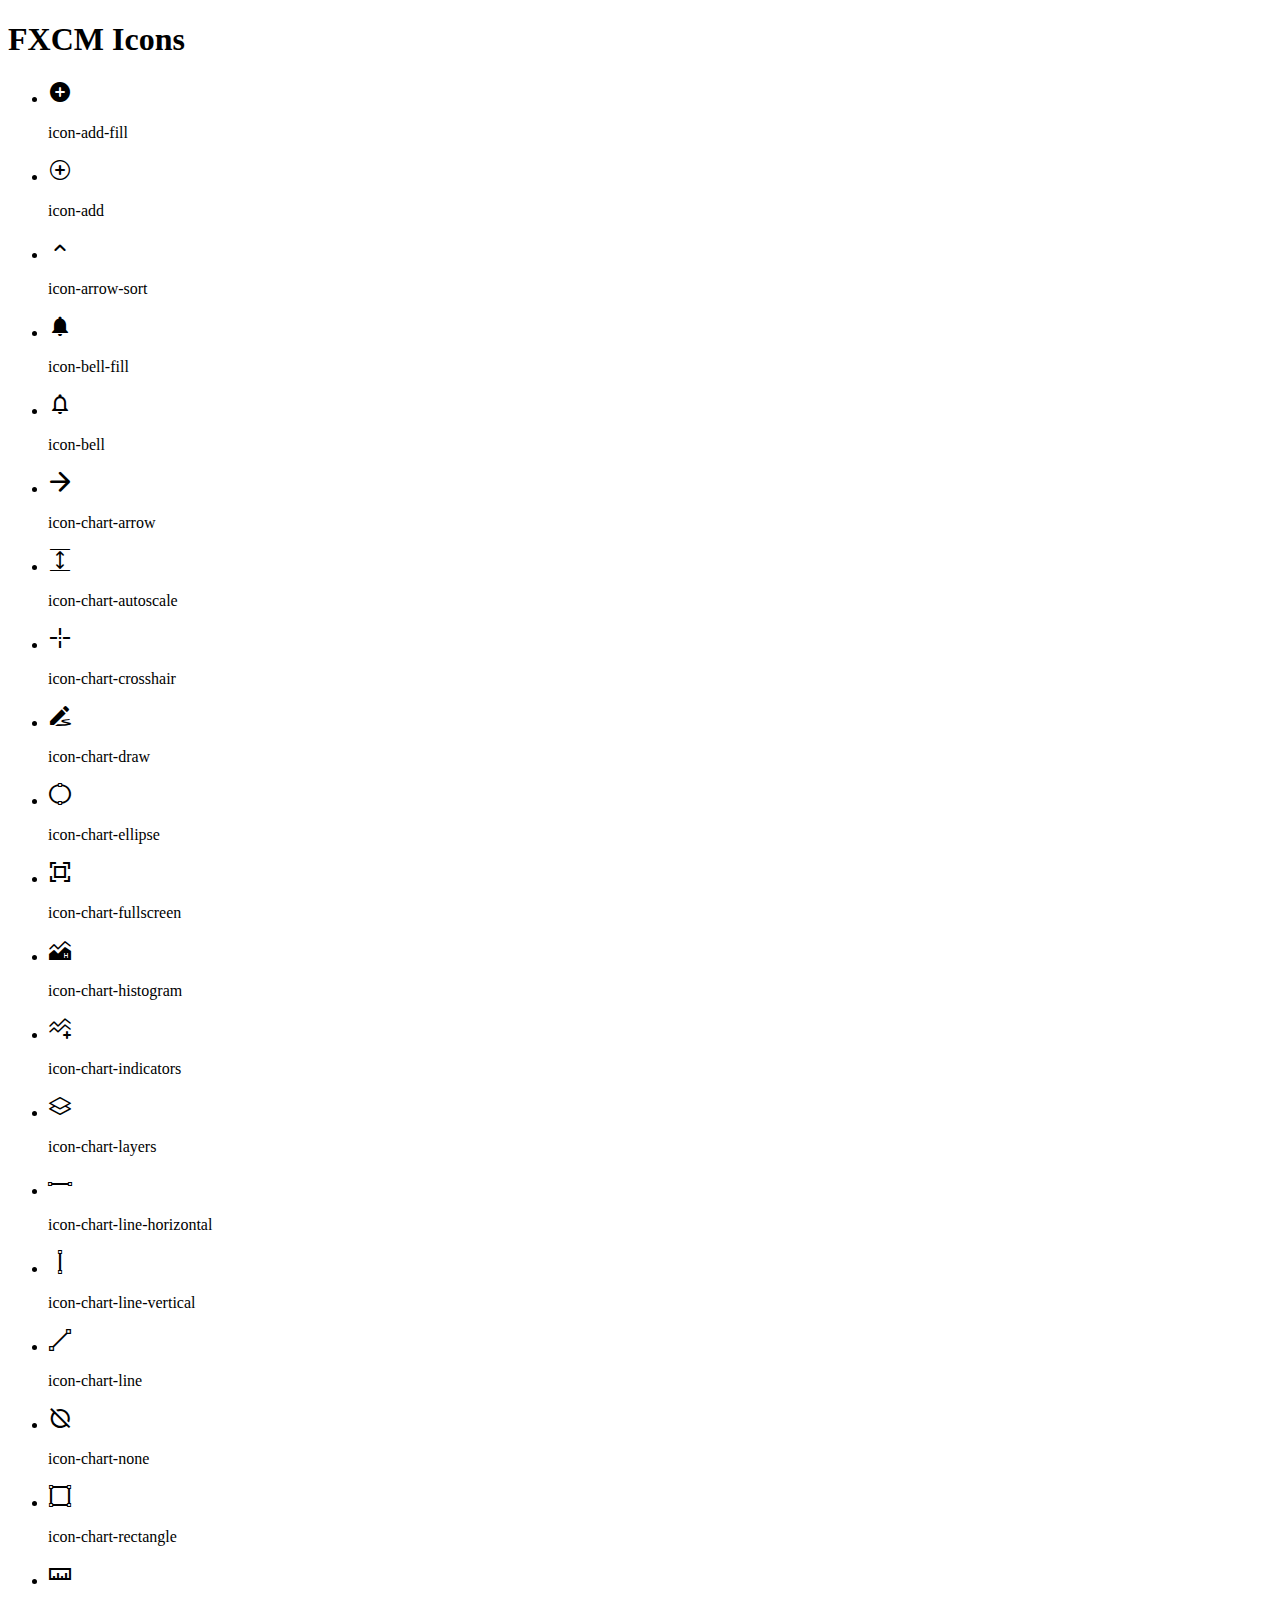
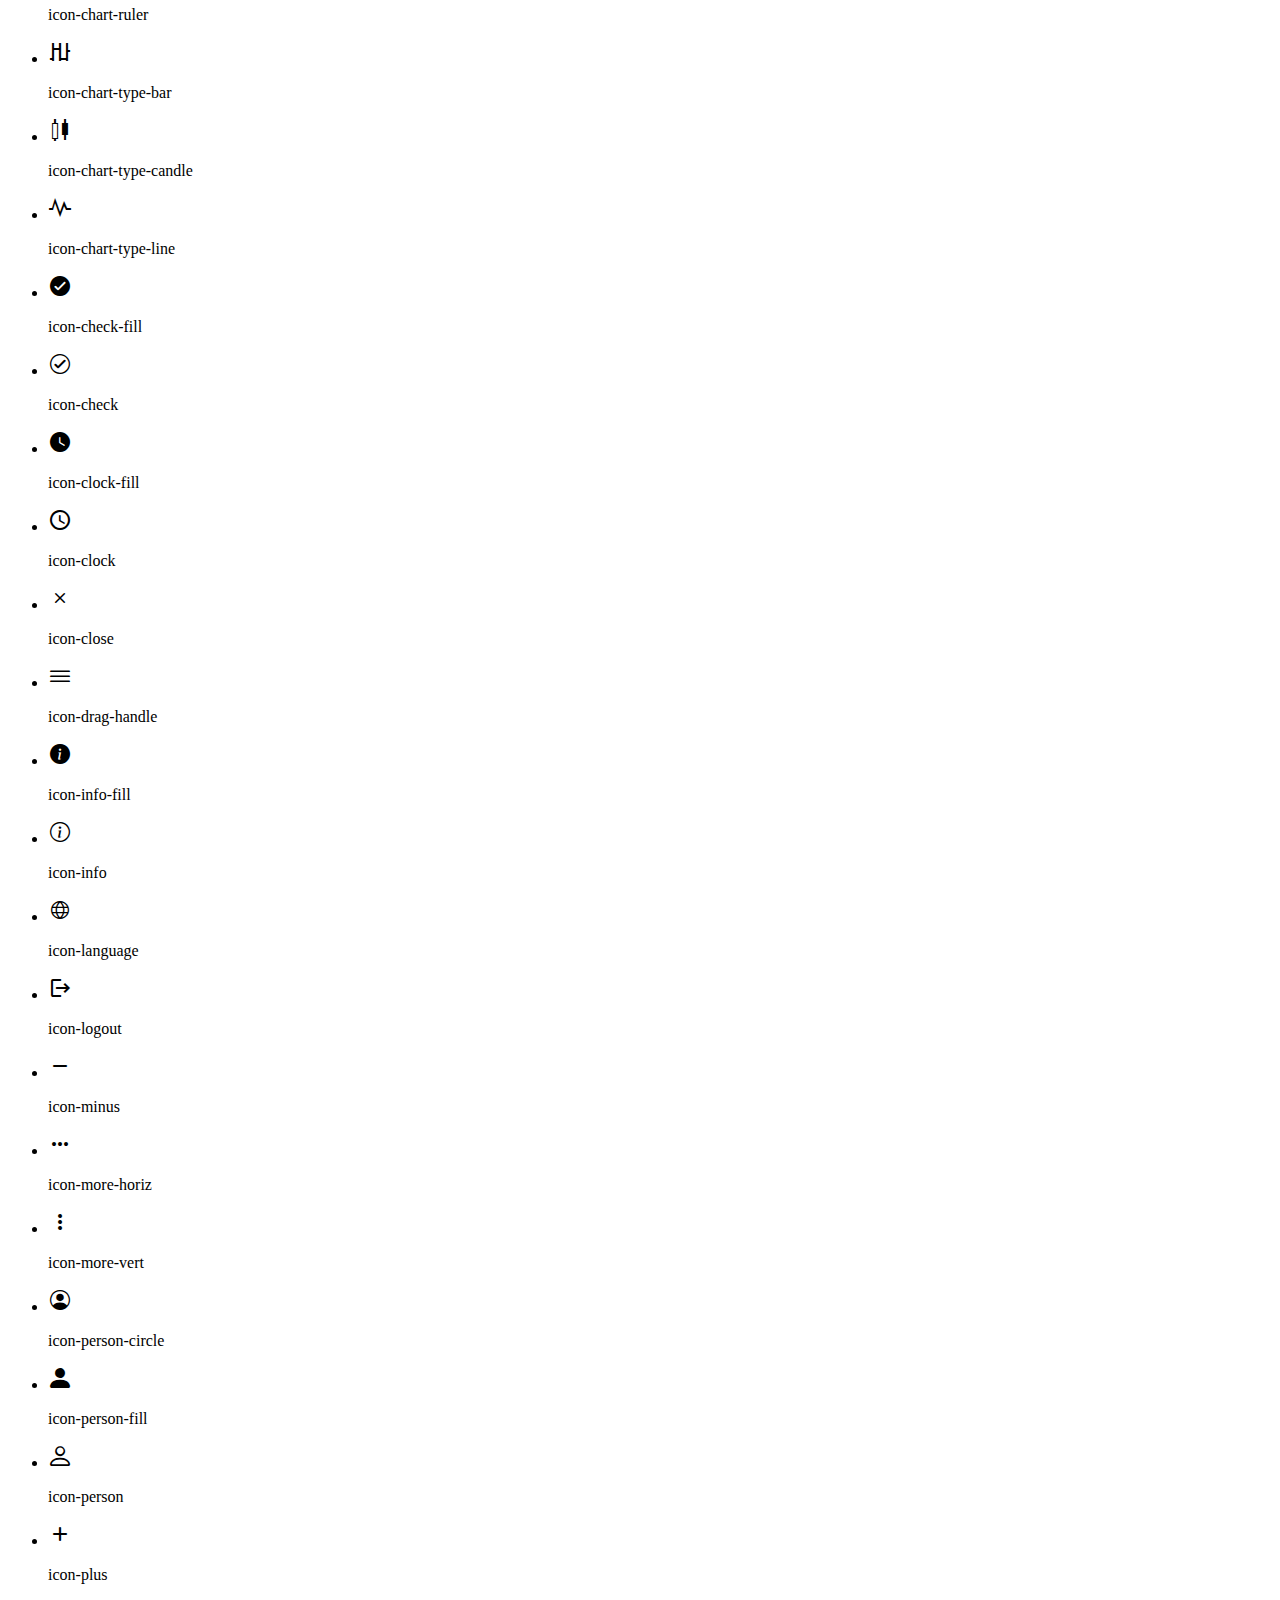
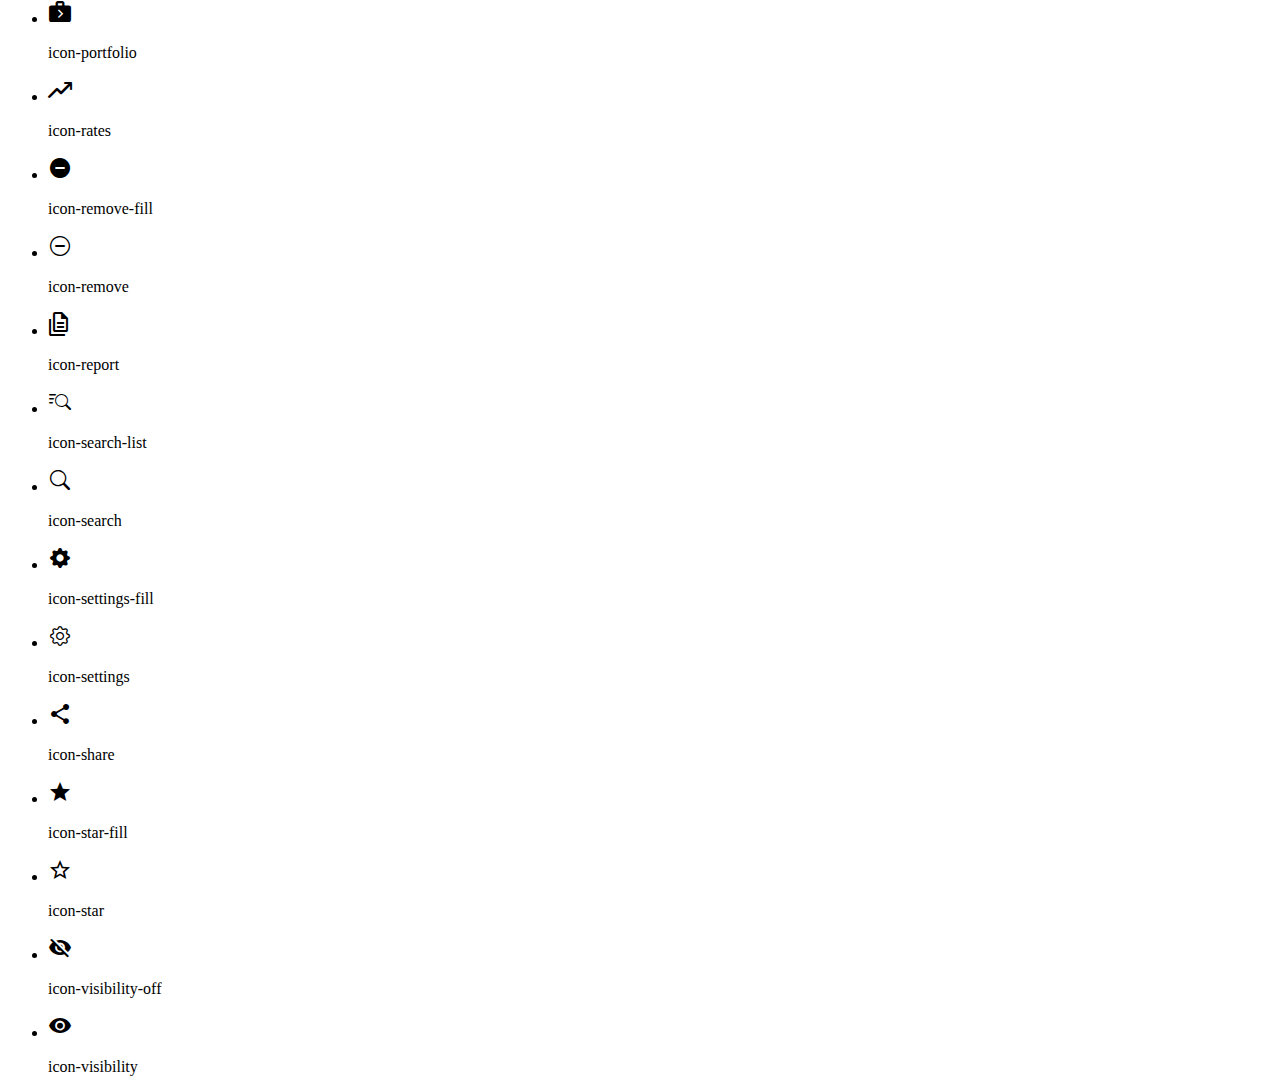
<file: Icons/icons.html>
<!doctype html>
<html lang="en">
  <head>
    <!-- Required meta tags -->
    <meta charset="utf-8">
    <meta name="viewport" content="width=device-width, initial-scale=1, shrink-to-fit=no">

    <link rel="stylesheet" type="text/css" href="css/font.css" />

    <title>FXCM Icons</title>
  </head>
  <body>

    <h1>FXCM Icons</h1>
        <div id="icons-wrapper">
        <section>
            <ul>
                <li>
                    <i class="icon icon-add-fill"></i>
                    <p>icon-add-fill</p>
                </li>
            
                <li>
                    <i class="icon icon-add"></i>
                    <p>icon-add</p>
                </li>
            
                <li>
                    <i class="icon icon-arrow-sort"></i>
                    <p>icon-arrow-sort</p>
                </li>
            
                <li>
                    <i class="icon icon-bell-fill"></i>
                    <p>icon-bell-fill</p>
                </li>
            
                <li>
                    <i class="icon icon-bell"></i>
                    <p>icon-bell</p>
                </li>
            
                <li>
                    <i class="icon icon-chart-arrow"></i>
                    <p>icon-chart-arrow</p>
                </li>
            
                <li>
                    <i class="icon icon-chart-autoscale"></i>
                    <p>icon-chart-autoscale</p>
                </li>
            
                <li>
                    <i class="icon icon-chart-crosshair"></i>
                    <p>icon-chart-crosshair</p>
                </li>
            
                <li>
                    <i class="icon icon-chart-draw"></i>
                    <p>icon-chart-draw</p>
                </li>
            
                <li>
                    <i class="icon icon-chart-ellipse"></i>
                    <p>icon-chart-ellipse</p>
                </li>
            
                <li>
                    <i class="icon icon-chart-fullscreen"></i>
                    <p>icon-chart-fullscreen</p>
                </li>
            
                <li>
                    <i class="icon icon-chart-histogram"></i>
                    <p>icon-chart-histogram</p>
                </li>
            
                <li>
                    <i class="icon icon-chart-indicators"></i>
                    <p>icon-chart-indicators</p>
                </li>
            
                <li>
                    <i class="icon icon-chart-layers"></i>
                    <p>icon-chart-layers</p>
                </li>
            
                <li>
                    <i class="icon icon-chart-line-horizontal"></i>
                    <p>icon-chart-line-horizontal</p>
                </li>
            
                <li>
                    <i class="icon icon-chart-line-vertical"></i>
                    <p>icon-chart-line-vertical</p>
                </li>
            
                <li>
                    <i class="icon icon-chart-line"></i>
                    <p>icon-chart-line</p>
                </li>
            
                <li>
                    <i class="icon icon-chart-none"></i>
                    <p>icon-chart-none</p>
                </li>
            
                <li>
                    <i class="icon icon-chart-rectangle"></i>
                    <p>icon-chart-rectangle</p>
                </li>
            
                <li>
                    <i class="icon icon-chart-ruler"></i>
                    <p>icon-chart-ruler</p>
                </li>
            
                <li>
                    <i class="icon icon-chart-type-bar"></i>
                    <p>icon-chart-type-bar</p>
                </li>
            
                <li>
                    <i class="icon icon-chart-type-candle"></i>
                    <p>icon-chart-type-candle</p>
                </li>
            
                <li>
                    <i class="icon icon-chart-type-line"></i>
                    <p>icon-chart-type-line</p>
                </li>
            
                <li>
                    <i class="icon icon-check-fill"></i>
                    <p>icon-check-fill</p>
                </li>
            
                <li>
                    <i class="icon icon-check"></i>
                    <p>icon-check</p>
                </li>
            
                <li>
                    <i class="icon icon-clock-fill"></i>
                    <p>icon-clock-fill</p>
                </li>
            
                <li>
                    <i class="icon icon-clock"></i>
                    <p>icon-clock</p>
                </li>
            
                <li>
                    <i class="icon icon-close"></i>
                    <p>icon-close</p>
                </li>
            
                <li>
                    <i class="icon icon-drag-handle"></i>
                    <p>icon-drag-handle</p>
                </li>
            
                <li>
                    <i class="icon icon-info-fill"></i>
                    <p>icon-info-fill</p>
                </li>
            
                <li>
                    <i class="icon icon-info"></i>
                    <p>icon-info</p>
                </li>
            
                <li>
                    <i class="icon icon-language"></i>
                    <p>icon-language</p>
                </li>
            
                <li>
                    <i class="icon icon-logout"></i>
                    <p>icon-logout</p>
                </li>
            
                <li>
                    <i class="icon icon-minus"></i>
                    <p>icon-minus</p>
                </li>
            
                <li>
                    <i class="icon icon-more-horiz"></i>
                    <p>icon-more-horiz</p>
                </li>
            
                <li>
                    <i class="icon icon-more-vert"></i>
                    <p>icon-more-vert</p>
                </li>
            
                <li>
                    <i class="icon icon-person-circle"></i>
                    <p>icon-person-circle</p>
                </li>
            
                <li>
                    <i class="icon icon-person-fill"></i>
                    <p>icon-person-fill</p>
                </li>
            
                <li>
                    <i class="icon icon-person"></i>
                    <p>icon-person</p>
                </li>
            
                <li>
                    <i class="icon icon-plus"></i>
                    <p>icon-plus</p>
                </li>
            
                <li>
                    <i class="icon icon-portfolio"></i>
                    <p>icon-portfolio</p>
                </li>
            
                <li>
                    <i class="icon icon-rates"></i>
                    <p>icon-rates</p>
                </li>
            
                <li>
                    <i class="icon icon-remove-fill"></i>
                    <p>icon-remove-fill</p>
                </li>
            
                <li>
                    <i class="icon icon-remove"></i>
                    <p>icon-remove</p>
                </li>
            
                <li>
                    <i class="icon icon-report"></i>
                    <p>icon-report</p>
                </li>
            
                <li>
                    <i class="icon icon-search-list"></i>
                    <p>icon-search-list</p>
                </li>
            
                <li>
                    <i class="icon icon-search"></i>
                    <p>icon-search</p>
                </li>
            
                <li>
                    <i class="icon icon-settings-fill"></i>
                    <p>icon-settings-fill</p>
                </li>
            
                <li>
                    <i class="icon icon-settings"></i>
                    <p>icon-settings</p>
                </li>
            
                <li>
                    <i class="icon icon-share"></i>
                    <p>icon-share</p>
                </li>
            
                <li>
                    <i class="icon icon-star-fill"></i>
                    <p>icon-star-fill</p>
                </li>
            
                <li>
                    <i class="icon icon-star"></i>
                    <p>icon-star</p>
                </li>
            
                <li>
                    <i class="icon icon-visibility-off"></i>
                    <p>icon-visibility-off</p>
                </li>
            
                <li>
                    <i class="icon icon-visibility"></i>
                    <p>icon-visibility</p>
                </li>
            
            <!-- list of icons here with the proper class-->
        </ul>
        </section>
    </div>

  </body>
</html>
</file>
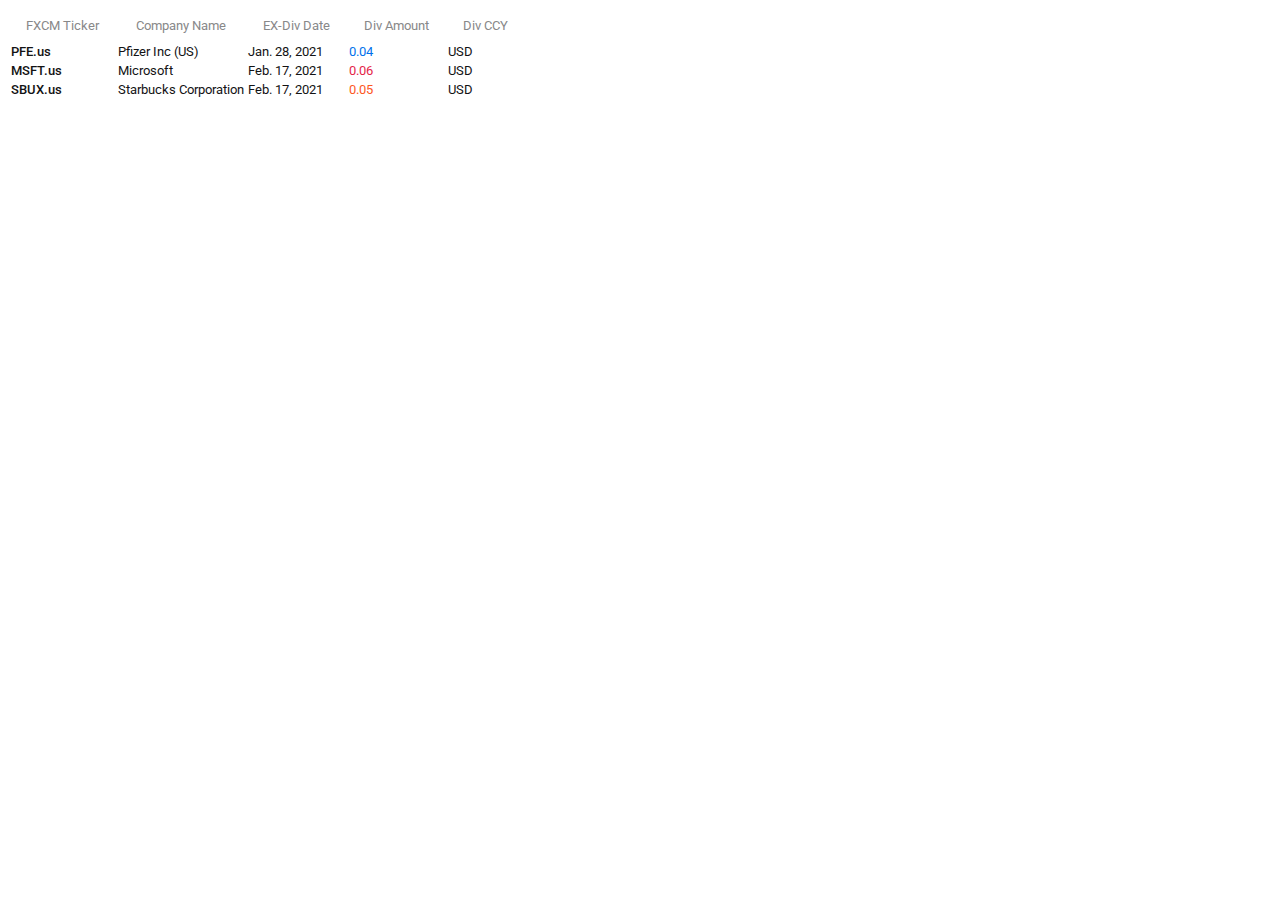
<file: Style Guide/widget-dividend-calendar.html>
<!doctype html>
<html lang="en">
  <head>
    <!-- Required meta tags -->
    <meta charset="utf-8">
    <meta name="viewport" content="width=device-width, initial-scale=1, shrink-to-fit=no">
    <!-- Bootstrap CSS -->
    <link href="https://cdn.jsdelivr.net/npm/bootstrap@5.0.0-beta1/dist/css/bootstrap.min.css" rel="stylesheet" integrity="sha384-giJF6kkoqNQ00vy+HMDP7azOuL0xtbfIcaT9wjKHr8RbDVddVHyTfAAsrekwKmP1" crossorigin="anonymous">
    <link href="tsw-style.css" rel="stylesheet">
    <link href="css/font.css" rel="stylesheet">
    <link rel="preconnect" href="https://fonts.gstatic.com">
    <title>Dividend Calendar</title>
  </head>
  <body data-theme="">
    <table class="table">
      <thead>
        <tr class="ts-gray-500">
          <th scope="col" class="fw-400 ps-3">FXCM Ticker</th>
          <th scope="col" class="fw-400">Company Name</th>
          <th scope="col" class="fw-400">EX-Div Date</th>
          <th scope="col" class="fw-400">Div Amount</th>
          <th scope="col" class="fw-400">Div CCY</th>
        </tr>
      </thead>
      <tbody class="fs-13">
        <tr>
          <td scope="row" class="fw-500 ps-3">PFE.us</td>
          <td>Pfizer Inc (US)</td>
          <td>Jan. 28, 2021</td>
          <td class="ts-blue">0.04</td>
          <td>USD</td>
        </tr>
        <tr>
            <td scope="row" class="fw-500 ps-3">MSFT.us</td>
            <td>Microsoft</td>
            <td>Feb. 17, 2021</td>
            <td class="ts-red">0.06</td>
            <td>USD</td>
          </tr>
          <tr>
            <td scope="row" class="fw-500 ps-3">SBUX.us</td>
            <td>Starbucks Corporation</td>
            <td>Feb. 17, 2021</td>
            <td class="ts-orange">0.05</td>
            <td>USD</td>
          </tr>
      </tbody>
  </table>
</body>
</html>
</file>
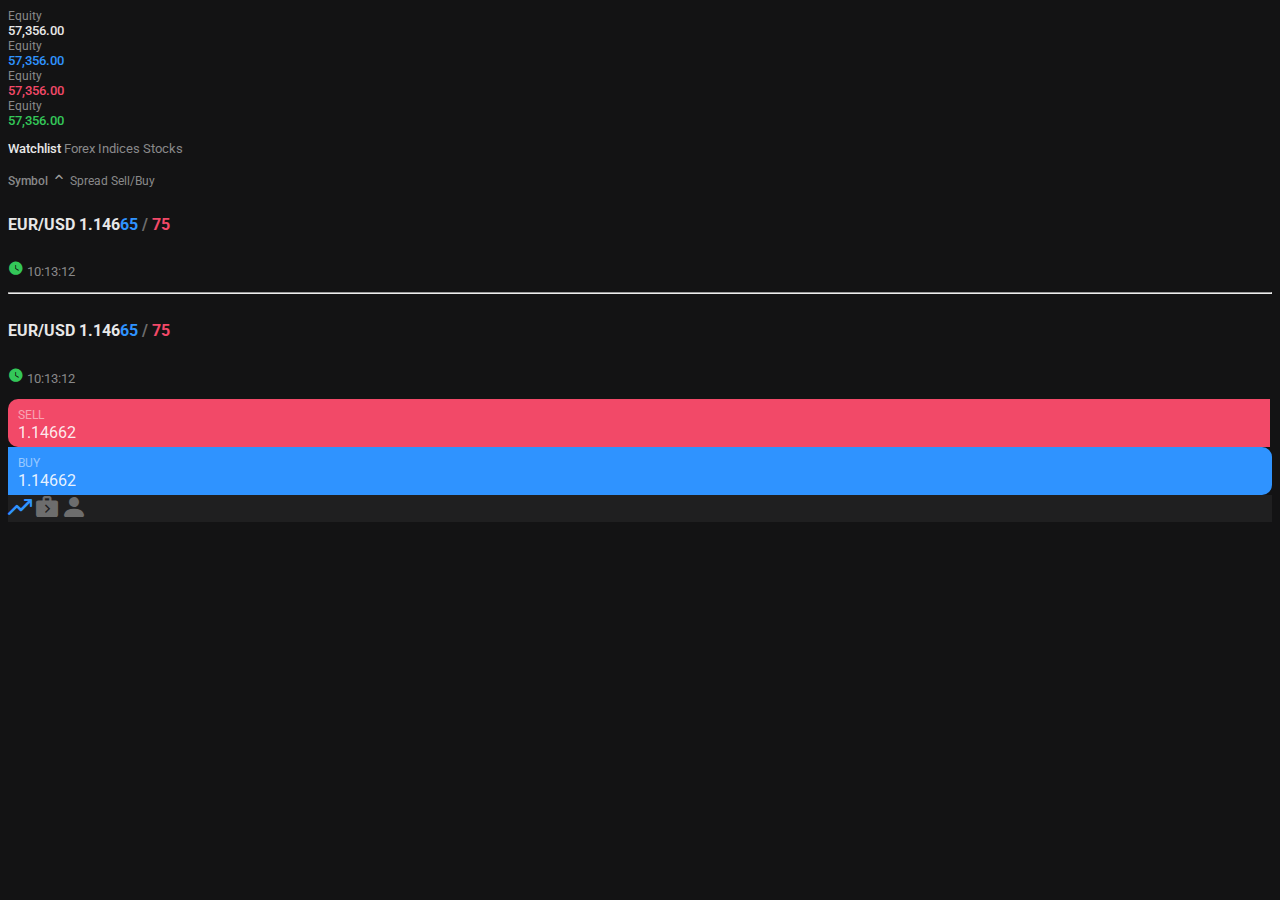
<file: Style Guide/widget-pwa.html>
<!doctype html>
<html lang="en">
  <head>
    <!-- Required meta tags -->
    <meta charset="utf-8">
    <meta name="viewport" content="width=device-width, initial-scale=1, shrink-to-fit=no">
    <!-- Bootstrap CSS -->
    <link href="https://cdn.jsdelivr.net/npm/bootstrap@5.0.0-beta1/dist/css/bootstrap.min.css" rel="stylesheet" integrity="sha384-giJF6kkoqNQ00vy+HMDP7azOuL0xtbfIcaT9wjKHr8RbDVddVHyTfAAsrekwKmP1" crossorigin="anonymous">
    <link href="tsw-style.css" rel="stylesheet">
    <link href="css/font.css" rel="stylesheet">
    <link rel="preconnect" href="https://fonts.gstatic.com">
    <title>PWA - Test</title>
  </head>
  <body data-theme="dark" class="p-3">
    <div data-theme="" class="widgets">
    <div class="d-flex flex-row mb-3">
        <div class="pe-3"><span class="fs-12 ts-gray-500">Equity</span><br><span class="fs-13 fw-500 ts-gray-900">57,356.00</span></div>
        <div class="pe-3"><span class="fs-12 ts-gray-500">Equity</span><br><span class="fs-13 fw-500 ts-blue">57,356.00</span></div>
        <div class="pe-3"><span class="fs-12 ts-gray-500">Equity</span><br><span class="fs-13 fw-500 ts-red">57,356.00</span></div>
        <div class="pe-3"><span class="fs-12 ts-gray-500">Equity</span><br><span class="fs-13 fw-500 ts-green">57,356.00</span></div>
        </div>
    <p class="ts-gray-500"><span class="fw-500 ts-gray-900">Watchlist</span> Forex Indices Stocks</p>
    <p class="fs-12 ts-gray-500 d-flex align-items-center"><span class="ts-gray-500 fw-500">Symbol </span> <i class="icon icon-arrow-sort icon-16 ts-gray-600"></i> Spread Sell/Buy</p>
    <h5 class="ts-gray-900 fs-16">EUR/USD  1.146<span class="ts-blue">65</span> <span class="ts-gray-400">/</span> <span class="ts-red">75</span></h5>
    <p class="fs-13 ts-gray-500 d-flex align-items-center"><i class="icon icon-clock-fill icon-16 ts-green me-1"></i> 10:13:12</p>
    <hr class="ts-divider">
    <h5 class="ts-gray-900 fs-16">EUR/USD  1.146<span class="ts-blue">65</span> <span class="ts-gray-400">/</span> <span class="ts-red">75</span></h5>
    <p class="fs-13 ts-gray-500 d-flex align-items-center"><i class="icon icon-clock-fill icon-16 ts-green me-1"></i> 10:13:12</p>
    <div class="d-flex">
        <div class="flex-fill fs-16 btn-sell"><span class="fs-12 ts-light-500">SELL</span><br>1.14662</div>
        <div class="flex-fill fs-16 btn-buy text-end"><span class="fs-12 ts-light-500">BUY</span><br>1.14662</div>
        </div>

<div class="ts-bg-rased text-center p-2 mt-3">
    <i class="icon icon-rates icon-24 me-3 ts-blue"></i>
    <i class="icon icon-portfolio icon-24 me-3 ts-gray-400"></i>
    <i class="icon icon-person-fill icon-24 me-3 ts-gray-400"></i>
    </div>
  </div>
</body>
</html>
</file>
<file: Style Guide/tsw-style.css>
@import url('https://fonts.googleapis.com/css2?family=Roboto:wght@400;500;700&display=swap'); 
:root {
  --ts-bg-main: #ffffff; /* bg main */
  --ts-blue: #0071eb;
  --ts-red: #e42548;
  --ts-green: #2ea44f;
  --ts-orange: #fd581f;
  --ts-yellow: #fcaf1f;
  --ts-gray-900: #131314; /* text high */
  --ts-gray-600: #717172; /* text medium */
  --ts-gray-500: #888889; /* text medium */
  --ts-gray-400: #A5A5A5; /* text disabled */
  --ts-gray-200: #D9D9DC; /* input fields */
  --ts-gray-100: #ECECEC; /* border */
  --ts-gray-050: #F3F3F3; /* raised bg */
  --ts-light-900: rgba(255, 255, 255, 0.9); /* light text high - dark bg */
  --ts-light-500: rgba(255, 255, 255, 0.5); /* light text medium - dark bg */
  --ts-light-400:rgba(255, 255, 255, 0.38); /* light text disabled - dark bg */
  --ts-font: Roboto, sans-serif; /* font primary */
}

body {
  font-family: var(--ts-font);
  font-size: 0.8125rem; /* 13px */
  color: var(--ts-gray-900);
  background-color: var(--ts-bg-main);
}

/* Text Colors */
.ts-blue {color: var(--ts-blue);}
.ts-red {color: var(--ts-red);}
.ts-green {color: var(--ts-green);}
.ts-orange {color: var(--ts-orange);}
.ts-yellow {color: var(--ts-yellow);}
.ts-gray-900 {color: var(--ts-gray-900);}
.ts-gray-600 {color: var(--ts-gray-600);}
.ts-gray-500 {color: var(--ts-gray-500);}
.ts-gray-400 {color: var(--ts-gray-400);}
.ts-gray-200 {color: var(--ts-gray-200);}
.ts-gray-100 {color: var(--ts-gray-100);}
.ts-gray-050 {color: var(--ts-gray-050);}
.ts-light-900 {color: var(--ts-light-900);}
.ts-light-500 {color: var(--ts-light-500);}
.ts-light-400 {color: var(--ts-light-400);}

/* BG Colors */
.ts-bg-main {background-color: var(--ts-bg-main);}
.ts-bg-blue {background-color: var(--ts-blue);}
.ts-bg-red {background-color: var(--ts-red);}
.ts-bg-green {background-color: var(--ts-green);}
.ts-bg-orange {background-color: var(--ts-orange);}
.ts-bg-yellow {background-color: var(--ts-yellow);}
.ts-bg-gray-900 {background-color: var(--ts-gray-900);}
.ts-bg-gray-600 {background-color: var(--ts-gray-600);}
.ts-bg-gray-500 {background-color: var(--ts-gray-500);}
.ts-bg-gray-400 {background-color: var(--ts-gray-400);}
.ts-bg-gray-200 {background-color: var(--ts-gray-200);}
.ts-bg-gray-100 {background-color: var(--ts-gray-100);}
.ts-bg-gray-050 {background-color: var(--ts-gray-050);}
.ts-divider {background-color: var(--ts-gray-100); opacity: 1;}
.ts-bg-rased {background-color: var(--ts-gray-050);}

/* Fonts Sizes & Weight */
.fs-16 {font-size: 1rem; /* 16px */}
.fs-13 {font-size: 0.8125rem; /* 13px */} 
.fs-12 {font-size: 0.75rem; /* 12px */} 
.fw-400 {font-weight: 400;}
.fw-500 {font-weight: 500;}
.fw-700 {font-weight: 700;}

/* Bootstrap Table */
.table {color: var(--ts-gray-900);border-color: var(--ts-gray-100);}
th {font-weight: 400; padding: 0.5rem 1rem; border-bottom-color: var(--ts-gray-100) !important;}

.btn-sell {color: var(--ts-light-900);background-color: var(--ts-red);border-radius: 10px 0 0 10px; padding: 5px 10px;margin-right: 2px;}
.btn-buy {color: var(--ts-light-900);background-color: var(--ts-blue);border-radius: 0 10px 10px 0; padding: 5px 10px;}
.widgets {background-color: var(--ts-bg-main);}

@media (prefers-color-scheme: dark) {
  :root {
    --ts-bg-main: #131314; /* bg main */
    --ts-blue: #2f93ff;
    --ts-red: #f24968;
    --ts-green: #34C759;
    --ts-orange: #fd581f;
    --ts-yellow: #fcaf1f;
    --ts-gray-900: #E8E8E8; /* text high */
    --ts-gray-600: #A1A1A1; /* text medium */
    --ts-gray-500: #89898A; /* text medium */
    --ts-gray-400: #6D6D6D; /* text disabled */
    --ts-gray-200: #383839; /* input fields */
    --ts-gray-100: #262626; /* border */
    --ts-gray-050: #1F1F20; /* raised bg */
    --ts-light-900: rgba(255, 255, 255, 0.9); /* light text high - dark bg */
    --ts-light-500: rgba(255, 255, 255, 0.5); /* light text medium - dark bg */
    --ts-light-400:rgba(255, 255, 255, 0.38); /* light text disabled - dark bg */
  }
}
[data-theme="dark"] {
  --ts-bg-main: #131314; /* bg main */
  --ts-blue: #2f93ff;
  --ts-red: #f24968;
  --ts-green: #34C759;
  --ts-orange: #fd581f;
  --ts-yellow: #fcaf1f;
  --ts-gray-900: #E8E8E8; /* text high */
  --ts-gray-600: #A1A1A1; /* text medium */
  --ts-gray-500: #89898A; /* text medium */
  --ts-gray-400: #6D6D6D; /* text disabled */
  --ts-gray-200: #383839; /* input fields */
  --ts-gray-100: #262626; /* border */
  --ts-gray-050: #1F1F20; /* raised bg */
  --ts-light-900: rgba(255, 255, 255, 0.9); /* light text high - dark bg */
  --ts-light-500: rgba(255, 255, 255, 0.5); /* light text medium - dark bg */
  --ts-light-400:rgba(255, 255, 255, 0.38); /* light text disabled - dark bg */
}
</file>
<file: Style Guide/style.css>
body {
    font-size: 1rem; /* 16px */
  }
  .card-footer {background-color: rgba(0, 0, 0, 0.05); border-top: none;}

  .cd-colors li {
    width: 19%;
    float: left;
    margin: 0 1.25% 1em 0;
}
.icons-list ul {
  display: flex;
    flex-wrap: wrap;
    justify-content: start;
  padding-left: 0;
  list-style: none;
  
}
.icons-list ul li {
  border-radius: .25rem;
  overflow: hidden;
  text-align: center;
  padding: 0.5em;
  width: 10em;
  margin-right: 0.5em;
  margin-bottom: 0.5em;
  box-shadow: 0 2px 4px rgba(0,0,0,.08);
  
}
.icons-list ul p {
  display: block;
  font-size: 0.7125rem;
  color: var(--ts-gray-50);
    overflow: hidden;
    text-overflow: ellipsis;
  max-width: 11rem;
  margin-bottom: 0;
}

  h2::before { 
    display: block; 
    content: " "; 
    margin-top: -96px; 
    height: 96px; 
    visibility: hidden; 
    pointer-events: none;
  }
.cd-box {
    border: 1px solid #e6e6e6;
    border-radius: 3px;
    background: #fff;
    box-shadow: 0 1px 1px rgba(0,0,0,.05);
    padding: 6px;
}
.shadow-dreamy {
  box-shadow: 0 1px 2px rgba(0,0,0,0.05), 
              0 2px 4px rgba(0,0,0,0.05), 
              0 4px 8px rgba(0,0,0,0.05), 
              0 8px 16px rgba(0,0,0,0.05),
              0 16px 32px rgba(0,0,0,0.05), 
              0 32px 64px rgba(0,0,0,0.05);
}
.sample-color {
  display: inline-block;
  width: 2em;
  height: 2em;
  margin: 0 auto;
  margin-right: 1em;;
  border-radius: 8px;
  vertical-align: middle;
  box-shadow: inset 0 0 0 1px rgb(0 0 0 / 5%), inset 0 0 0 1px rgb(0 0 0 / 5%), inset 0 0 0 1px rgb(0 0 0 / 5%);
}

  /*
   * Sidebar
   */
  
  .sidebar {
    position: fixed;
    top: 0;
    bottom: 0;
    left: 0;
    z-index: 100; /* Behind the navbar */
    padding: 64px 0 0; /* Height of navbar */
    box-shadow: inset -1px 0 0 rgba(0, 0, 0, .1);
  }
  
  @media (max-width: 767.98px) {
    .sidebar {
      top: 5rem;
    }
  }
  
  .sidebar-sticky {
    position: relative;
    top: 0;
    height: calc(100vh - 64px);
    padding-top: .5rem;
    overflow-x: hidden;
    overflow-y: auto; /* Scrollable contents if viewport is shorter than content. */
  }
  
  @supports ((position: -webkit-sticky) or (position: sticky)) {
    .sidebar-sticky {
      position: -webkit-sticky;
      position: sticky;
    }
  }
  
  .sidebar .nav-link {
    font-weight: 500;
    color: #333;
  }
  
  .sidebar .nav-link .feather {
    margin-right: 4px;
    color: #999;
  }
  
  .sidebar .nav-link.active {
    color: #007bff;
  }
  
  .sidebar .nav-link:hover .feather,
  .sidebar .nav-link.active .feather {
    color: inherit;
  }
  
  .sidebar-heading {
    font-size: .75rem;
    text-transform: uppercase;
  }
  
  /*
   * Navbar
   */
   .navbar-light {
    -webkit-backdrop-filter: blur(10px);
    backdrop-filter: blur(10px);
    background-color: rgba(255,255,255,.85);
   }
  .navbar-brand {
    padding-top: .75rem;
    padding-bottom: .75rem;
    font-size: 1rem;
  }
  
  .navbar .navbar-toggler {
    top: .25rem;
    right: 1rem;
  }
  
  .navbar .form-control {
    padding: .75rem 1rem;
    border-width: 0;
    border-radius: 0;
  }
  
  .form-control-dark {
    color: #fff;
    background-color: rgba(255, 255, 255, .1);
    border-color: rgba(255, 255, 255, .1);
  }
  
  .form-control-dark:focus {
    border-color: transparent;
    box-shadow: 0 0 0 3px rgba(255, 255, 255, .25);
  }
</file>
<file: Style Guide/css/font.css>
/*--------------------------------
fxcm-ts Web Font
-------------------------------- */
@font-face {
  font-family: 'fxcm-ts';
  src: url([data-uri]);
  src: url([data-uri]) format('woff'),
      url([data-uri]) format('truetype');
  font-weight: normal;
  font-style: normal;
}
/*------------------------
	base class definition
-------------------------*/
.icon {
  display: inline-block;
  font: normal normal normal 24px/1 'fxcm-ts';
  speak: none;
  text-transform: none;
  /* Better Font Rendering */
  -webkit-font-smoothing: antialiased;
  -moz-osx-font-smoothing: grayscale;
}
/*------------------------
  change icon size
-------------------------*/
/* relative units */
.icon-sm {
  font-size: 0.8em;
}
.icon-lg {
  font-size: 1.2em;
}
/* absolute units */
.icon-16 {
  font-size: 16px;
}
.icon-24 {
  font-size: 24px;
}
.icon-32 {
  font-size: 32px;
}
/*----------------------------------
  add a square/circle background
-----------------------------------*/
.icon-bg-square,
.icon-bg-circle {
  padding: 3px;
  background-color: #eee;
}
.icon-bg-circle {
  border-radius: 50%;
}
/*------------------------------------
  use icons as list item markers
-------------------------------------*/
.icon-ul {
  padding-left: 0;
  list-style-type: none;
}
.icon-ul > li {
  display: flex;
  align-items: flex-start;
  line-height: 1.4;
}
.icon-ul > li > .icon {
  margin-right: 0.4em;
  line-height: inherit;
}
/*------------------------
  spinning icons
-------------------------*/
.icon-is-spinning {
  -webkit-animation: icon-spin 2s infinite linear;
  -moz-animation: icon-spin 2s infinite linear;
  animation: icon-spin 2s infinite linear;
}
@-webkit-keyframes icon-spin {
  0% {
    -webkit-transform: rotate(0deg);
  }
  100% {
    -webkit-transform: rotate(360deg);
  }
}
@-moz-keyframes icon-spin {
  0% {
    -moz-transform: rotate(0deg);
  }
  100% {
    -moz-transform: rotate(360deg);
  }
}
@keyframes icon-spin {
  0% {
    -webkit-transform: rotate(0deg);
    -moz-transform: rotate(0deg);
    -ms-transform: rotate(0deg);
    -o-transform: rotate(0deg);
    transform: rotate(0deg);
  }
  100% {
    -webkit-transform: rotate(360deg);
    -moz-transform: rotate(360deg);
    -ms-transform: rotate(360deg);
    -o-transform: rotate(360deg);
    transform: rotate(360deg);
  }
}
/*------------------------
  rotated/flipped icons
-------------------------*/
.icon-rotate-90 {
  filter: progid:DXImageTransform.Microsoft.BasicImage(rotation=1);
  -webkit-transform: rotate(90deg);
  -moz-transform: rotate(90deg);
  -ms-transform: rotate(90deg);
  -o-transform: rotate(90deg);
  transform: rotate(90deg);
}
.icon-rotate-180 {
  filter: progid:DXImageTransform.Microsoft.BasicImage(rotation=2);
  -webkit-transform: rotate(180deg);
  -moz-transform: rotate(180deg);
  -ms-transform: rotate(180deg);
  -o-transform: rotate(180deg);
  transform: rotate(180deg);
}
.icon-rotate-270 {
  filter: progid:DXImageTransform.Microsoft.BasicImage(rotation=3);
  -webkit-transform: rotate(270deg);
  -moz-transform: rotate(270deg);
  -ms-transform: rotate(270deg);
  -o-transform: rotate(270deg);
  transform: rotate(270deg);
}
.icon-flip-y {
  filter: progid:DXImageTransform.Microsoft.BasicImage(rotation=0);
  -webkit-transform: scale(-1, 1);
  -moz-transform: scale(-1, 1);
  -ms-transform: scale(-1, 1);
  -o-transform: scale(-1, 1);
  transform: scale(-1, 1);
}
.icon-flip-x {
  filter: progid:DXImageTransform.Microsoft.BasicImage(rotation=2);
  -webkit-transform: scale(1, -1);
  -moz-transform: scale(1, -1);
  -ms-transform: scale(1, -1);
  -o-transform: scale(1, -1);
  transform: scale(1, -1);
}
/*------------------------
  icons
-------------------------*/

.icon-add-fill::before {
  content: "\ea01";
}

.icon-add::before {
  content: "\ea02";
}

.icon-arrow-sort::before {
  content: "\ea03";
}

.icon-bell-fill::before {
  content: "\ea04";
}

.icon-bell::before {
  content: "\ea05";
}

.icon-chart-arrow::before {
  content: "\ea06";
}

.icon-chart-autoscale::before {
  content: "\ea07";
}

.icon-chart-crosshair::before {
  content: "\ea08";
}

.icon-chart-draw::before {
  content: "\ea09";
}

.icon-chart-ellipse::before {
  content: "\ea0a";
}

.icon-chart-fullscreen::before {
  content: "\ea0b";
}

.icon-chart-histogram::before {
  content: "\ea0c";
}

.icon-chart-indicators::before {
  content: "\ea0e";
}

.icon-chart-layers::before {
  content: "\ea0d";
}

.icon-chart-line-horizontal::before {
  content: "\ea0f";
}

.icon-chart-line-vertical::before {
  content: "\ea10";
}

.icon-chart-line::before {
  content: "\ea11";
}

.icon-chart-none::before {
  content: "\ea12";
}

.icon-chart-rectangle::before {
  content: "\ea13";
}

.icon-chart-ruler::before {
  content: "\ea14";
}

.icon-chart-type-bar::before {
  content: "\ea15";
}

.icon-chart-type-candle::before {
  content: "\ea16";
}

.icon-chart-type-line::before {
  content: "\ea17";
}

.icon-check-fill::before {
  content: "\ea18";
}

.icon-check::before {
  content: "\ea19";
}

.icon-clock-fill::before {
  content: "\ea1a";
}

.icon-clock::before {
  content: "\ea1b";
}

.icon-close::before {
  content: "\ea1c";
}

.icon-drag-handle::before {
  content: "\ea1d";
}

.icon-info-fill::before {
  content: "\ea1e";
}

.icon-info::before {
  content: "\ea1f";
}

.icon-language::before {
  content: "\ea20";
}

.icon-logout::before {
  content: "\ea21";
}

.icon-minus::before {
  content: "\ea22";
}

.icon-more-horiz::before {
  content: "\ea23";
}

.icon-more-vert::before {
  content: "\ea24";
}

.icon-person-circle::before {
  content: "\ea25";
}

.icon-person-fill::before {
  content: "\ea26";
}

.icon-person::before {
  content: "\ea27";
}

.icon-plus::before {
  content: "\ea28";
}

.icon-portfolio::before {
  content: "\ea29";
}

.icon-rates::before {
  content: "\ea2a";
}

.icon-remove-fill::before {
  content: "\ea2b";
}

.icon-remove::before {
  content: "\ea2c";
}

.icon-report::before {
  content: "\ea2d";
}

.icon-search-list::before {
  content: "\ea2f";
}

.icon-search::before {
  content: "\ea2e";
}

.icon-settings-fill::before {
  content: "\ea30";
}

.icon-settings::before {
  content: "\ea31";
}

.icon-share::before {
  content: "\ea32";
}

.icon-star-fill::before {
  content: "\ea33";
}

.icon-star::before {
  content: "\ea34";
}

.icon-visibility-off::before {
  content: "\ea35";
}

.icon-visibility::before {
  content: "\ea36";
}
</file>
<file: Style Guide/css/prism.css>
/* PrismJS 1.23.0
https://prismjs.com/download.html#themes=prism&languages=markup+css */
/**
 * prism.js default theme for JavaScript, CSS and HTML
 * Based on dabblet (http://dabblet.com)
 * @author Lea Verou
 */

code[class*="language-"],
pre[class*="language-"] {
	color: black;
	background: none;
	text-shadow: 0 1px white;
	font-family: Consolas, Monaco, 'Andale Mono', 'Ubuntu Mono', monospace;
	font-size: 1em;
	text-align: left;
	white-space: pre;
	word-spacing: normal;
	word-break: normal;
	word-wrap: normal;
	line-height: 1.5;

	-moz-tab-size: 4;
	-o-tab-size: 4;
	tab-size: 4;

	-webkit-hyphens: none;
	-moz-hyphens: none;
	-ms-hyphens: none;
	hyphens: none;
}

pre[class*="language-"]::-moz-selection, pre[class*="language-"] ::-moz-selection,
code[class*="language-"]::-moz-selection, code[class*="language-"] ::-moz-selection {
	text-shadow: none;
	background: #b3d4fc;
}

pre[class*="language-"]::selection, pre[class*="language-"] ::selection,
code[class*="language-"]::selection, code[class*="language-"] ::selection {
	text-shadow: none;
	background: #b3d4fc;
}

@media print {
	code[class*="language-"],
	pre[class*="language-"] {
		text-shadow: none;
	}
}

/* Code blocks */
pre[class*="language-"] {
	padding: 1em;
	margin: .5em 0;
	overflow: auto;
}

:not(pre) > code[class*="language-"],
pre[class*="language-"] {
	background: #f5f2f0;
}

/* Inline code */
:not(pre) > code[class*="language-"] {
	padding: .1em;
	border-radius: .3em;
	white-space: normal;
}

.token.comment,
.token.prolog,
.token.doctype,
.token.cdata {
	color: slategray;
}

.token.punctuation {
	color: #999;
}

.token.namespace {
	opacity: .7;
}

.token.property,
.token.tag,
.token.boolean,
.token.number,
.token.constant,
.token.symbol,
.token.deleted {
	color: #905;
}

.token.selector,
.token.attr-name,
.token.string,
.token.char,
.token.builtin,
.token.inserted {
	color: #690;
}

.token.operator,
.token.entity,
.token.url,
.language-css .token.string,
.style .token.string {
	color: #9a6e3a;
	/* This background color was intended by the author of this theme. */
	background: hsla(0, 0%, 100%, .5);
}

.token.atrule,
.token.attr-value,
.token.keyword {
	color: #07a;
}

.token.function,
.token.class-name {
	color: #DD4A68;
}

.token.regex,
.token.important,
.token.variable {
	color: #e90;
}

.token.important,
.token.bold {
	font-weight: bold;
}
.token.italic {
	font-style: italic;
}

.token.entity {
	cursor: help;
}
</file>
<file: css/font.css>
/*--------------------------------
fxcm-ts Web Font
-------------------------------- */
@font-face {
  font-family: 'fxcm-ts';
  src: url([data-uri]);
  src: url([data-uri]) format('woff'),
      url([data-uri]) format('truetype');
  font-weight: normal;
  font-style: normal;
}
/*------------------------
	base class definition
-------------------------*/
.icon {
  display: inline-block;
  font: normal normal normal 24px/1 'fxcm-ts';
  speak: none;
  text-transform: none;
  /* Better Font Rendering */
  -webkit-font-smoothing: antialiased;
  -moz-osx-font-smoothing: grayscale;
}
/*------------------------
  change icon size
-------------------------*/
/* relative units */
.icon-sm {
  font-size: 0.8em;
}
.icon-lg {
  font-size: 1.2em;
}
/* absolute units */
.icon-16 {
  font-size: 16px;
}
.icon-32 {
  font-size: 32px;
}
/*----------------------------------
  add a square/circle background
-----------------------------------*/
.icon-bg-square,
.icon-bg-circle {
  padding: 3px;
  background-color: #eee;
}
.icon-bg-circle {
  border-radius: 50%;
}
/*------------------------------------
  use icons as list item markers
-------------------------------------*/
.icon-ul {
  padding-left: 0;
  list-style-type: none;
}
.icon-ul > li {
  display: flex;
  align-items: flex-start;
  line-height: 1.4;
}
.icon-ul > li > .icon {
  margin-right: 0.4em;
  line-height: inherit;
}
/*------------------------
  spinning icons
-------------------------*/
.icon-is-spinning {
  -webkit-animation: icon-spin 2s infinite linear;
  -moz-animation: icon-spin 2s infinite linear;
  animation: icon-spin 2s infinite linear;
}
@-webkit-keyframes icon-spin {
  0% {
    -webkit-transform: rotate(0deg);
  }
  100% {
    -webkit-transform: rotate(360deg);
  }
}
@-moz-keyframes icon-spin {
  0% {
    -moz-transform: rotate(0deg);
  }
  100% {
    -moz-transform: rotate(360deg);
  }
}
@keyframes icon-spin {
  0% {
    -webkit-transform: rotate(0deg);
    -moz-transform: rotate(0deg);
    -ms-transform: rotate(0deg);
    -o-transform: rotate(0deg);
    transform: rotate(0deg);
  }
  100% {
    -webkit-transform: rotate(360deg);
    -moz-transform: rotate(360deg);
    -ms-transform: rotate(360deg);
    -o-transform: rotate(360deg);
    transform: rotate(360deg);
  }
}
/*------------------------
  rotated/flipped icons
-------------------------*/
.icon-rotate-90 {
  filter: progid:DXImageTransform.Microsoft.BasicImage(rotation=1);
  -webkit-transform: rotate(90deg);
  -moz-transform: rotate(90deg);
  -ms-transform: rotate(90deg);
  -o-transform: rotate(90deg);
  transform: rotate(90deg);
}
.icon-rotate-180 {
  filter: progid:DXImageTransform.Microsoft.BasicImage(rotation=2);
  -webkit-transform: rotate(180deg);
  -moz-transform: rotate(180deg);
  -ms-transform: rotate(180deg);
  -o-transform: rotate(180deg);
  transform: rotate(180deg);
}
.icon-rotate-270 {
  filter: progid:DXImageTransform.Microsoft.BasicImage(rotation=3);
  -webkit-transform: rotate(270deg);
  -moz-transform: rotate(270deg);
  -ms-transform: rotate(270deg);
  -o-transform: rotate(270deg);
  transform: rotate(270deg);
}
.icon-flip-y {
  filter: progid:DXImageTransform.Microsoft.BasicImage(rotation=0);
  -webkit-transform: scale(-1, 1);
  -moz-transform: scale(-1, 1);
  -ms-transform: scale(-1, 1);
  -o-transform: scale(-1, 1);
  transform: scale(-1, 1);
}
.icon-flip-x {
  filter: progid:DXImageTransform.Microsoft.BasicImage(rotation=2);
  -webkit-transform: scale(1, -1);
  -moz-transform: scale(1, -1);
  -ms-transform: scale(1, -1);
  -o-transform: scale(1, -1);
  transform: scale(1, -1);
}
/*------------------------
  icons
-------------------------*/

.icon-add-fill::before {
  content: "\ea01";
}

.icon-add::before {
  content: "\ea02";
}

.icon-bell-fill::before {
  content: "\ea03";
}

.icon-bell::before {
  content: "\ea04";
}

.icon-chart-arrow::before {
  content: "\ea05";
}

.icon-chart-autoscale::before {
  content: "\ea06";
}

.icon-chart-crosshair::before {
  content: "\ea07";
}

.icon-chart-draw::before {
  content: "\ea08";
}

.icon-chart-ellipse::before {
  content: "\ea09";
}

.icon-chart-fullscreen::before {
  content: "\ea0a";
}

.icon-chart-histogram::before {
  content: "\ea0b";
}

.icon-chart-indicators::before {
  content: "\ea0c";
}

.icon-chart-layers::before {
  content: "\ea0d";
}

.icon-chart-line-horizontal::before {
  content: "\ea0e";
}

.icon-chart-line-vertical::before {
  content: "\ea0f";
}

.icon-chart-line::before {
  content: "\ea10";
}

.icon-chart-none::before {
  content: "\ea11";
}

.icon-chart-rectangle::before {
  content: "\ea12";
}

.icon-chart-ruler::before {
  content: "\ea13";
}

.icon-chart-type-bar::before {
  content: "\ea14";
}

.icon-chart-type-candle::before {
  content: "\ea15";
}

.icon-chart-type-line::before {
  content: "\ea16";
}

.icon-check-fill::before {
  content: "\ea17";
}

.icon-check::before {
  content: "\ea18";
}

.icon-close::before {
  content: "\ea1a";
}

.icon-drag-handle::before {
  content: "\ea19";
}

.icon-language::before {
  content: "\ea1b";
}

.icon-logout::before {
  content: "\ea1c";
}

.icon-minus::before {
  content: "\ea1d";
}

.icon-person::before {
  content: "\ea20";
}

.icon-plus::before {
  content: "\ea1e";
}

.icon-portfolio::before {
  content: "\ea1f";
}

.icon-rates::before {
  content: "\ea21";
}

.icon-remove-fill::before {
  content: "\ea22";
}

.icon-remove::before {
  content: "\ea23";
}

.icon-report::before {
  content: "\ea24";
}

.icon-search::before {
  content: "\ea25";
}

.icon-settings-fill::before {
  content: "\ea26";
}

.icon-settings::before {
  content: "\ea27";
}

.icon-share::before {
  content: "\ea28";
}

.icon-star-fill::before {
  content: "\ea29";
}

.icon-star::before {
  content: "\ea2a";
}

.icon-user::before {
  content: "\ea2b";
}

.icon-visibility-off::before {
  content: "\ea2d";
}

.icon-visibility::before {
  content: "\ea2c";
}
</file>
<file: Icons/css/font.css>
/*--------------------------------
fxcm-ts Web Font
-------------------------------- */
@font-face {
  font-family: 'fxcm-ts';
  src: url([data-uri]);
  src: url([data-uri]) format('woff'),
      url([data-uri]) format('truetype');
  font-weight: normal;
  font-style: normal;
}
/*------------------------
	base class definition
-------------------------*/
.icon {
  display: inline-block;
  font: normal normal normal 24px/1 'fxcm-ts';
  speak: none;
  text-transform: none;
  /* Better Font Rendering */
  -webkit-font-smoothing: antialiased;
  -moz-osx-font-smoothing: grayscale;
}
/*------------------------
  change icon size
-------------------------*/
/* relative units */
.icon-sm {
  font-size: 0.8em;
}
.icon-lg {
  font-size: 1.2em;
}
/* absolute units */
.icon-16 {
  font-size: 16px;
}
.icon-24 {
  font-size: 24px;
}
.icon-32 {
  font-size: 32px;
}
/*----------------------------------
  add a square/circle background
-----------------------------------*/
.icon-bg-square,
.icon-bg-circle {
  padding: 3px;
  background-color: #eee;
}
.icon-bg-circle {
  border-radius: 50%;
}
/*------------------------------------
  use icons as list item markers
-------------------------------------*/
.icon-ul {
  padding-left: 0;
  list-style-type: none;
}
.icon-ul > li {
  display: flex;
  align-items: flex-start;
  line-height: 1.4;
}
.icon-ul > li > .icon {
  margin-right: 0.4em;
  line-height: inherit;
}
/*------------------------
  spinning icons
-------------------------*/
.icon-is-spinning {
  -webkit-animation: icon-spin 2s infinite linear;
  -moz-animation: icon-spin 2s infinite linear;
  animation: icon-spin 2s infinite linear;
}
@-webkit-keyframes icon-spin {
  0% {
    -webkit-transform: rotate(0deg);
  }
  100% {
    -webkit-transform: rotate(360deg);
  }
}
@-moz-keyframes icon-spin {
  0% {
    -moz-transform: rotate(0deg);
  }
  100% {
    -moz-transform: rotate(360deg);
  }
}
@keyframes icon-spin {
  0% {
    -webkit-transform: rotate(0deg);
    -moz-transform: rotate(0deg);
    -ms-transform: rotate(0deg);
    -o-transform: rotate(0deg);
    transform: rotate(0deg);
  }
  100% {
    -webkit-transform: rotate(360deg);
    -moz-transform: rotate(360deg);
    -ms-transform: rotate(360deg);
    -o-transform: rotate(360deg);
    transform: rotate(360deg);
  }
}
/*------------------------
  rotated/flipped icons
-------------------------*/
.icon-rotate-90 {
  filter: progid:DXImageTransform.Microsoft.BasicImage(rotation=1);
  -webkit-transform: rotate(90deg);
  -moz-transform: rotate(90deg);
  -ms-transform: rotate(90deg);
  -o-transform: rotate(90deg);
  transform: rotate(90deg);
}
.icon-rotate-180 {
  filter: progid:DXImageTransform.Microsoft.BasicImage(rotation=2);
  -webkit-transform: rotate(180deg);
  -moz-transform: rotate(180deg);
  -ms-transform: rotate(180deg);
  -o-transform: rotate(180deg);
  transform: rotate(180deg);
}
.icon-rotate-270 {
  filter: progid:DXImageTransform.Microsoft.BasicImage(rotation=3);
  -webkit-transform: rotate(270deg);
  -moz-transform: rotate(270deg);
  -ms-transform: rotate(270deg);
  -o-transform: rotate(270deg);
  transform: rotate(270deg);
}
.icon-flip-y {
  filter: progid:DXImageTransform.Microsoft.BasicImage(rotation=0);
  -webkit-transform: scale(-1, 1);
  -moz-transform: scale(-1, 1);
  -ms-transform: scale(-1, 1);
  -o-transform: scale(-1, 1);
  transform: scale(-1, 1);
}
.icon-flip-x {
  filter: progid:DXImageTransform.Microsoft.BasicImage(rotation=2);
  -webkit-transform: scale(1, -1);
  -moz-transform: scale(1, -1);
  -ms-transform: scale(1, -1);
  -o-transform: scale(1, -1);
  transform: scale(1, -1);
}
/*------------------------
  icons
-------------------------*/

.icon-add-fill::before {
  content: "\ea01";
}

.icon-add::before {
  content: "\ea02";
}

.icon-arrow-sort::before {
  content: "\ea03";
}

.icon-bell-fill::before {
  content: "\ea04";
}

.icon-bell::before {
  content: "\ea05";
}

.icon-chart-arrow::before {
  content: "\ea06";
}

.icon-chart-autoscale::before {
  content: "\ea07";
}

.icon-chart-crosshair::before {
  content: "\ea08";
}

.icon-chart-draw::before {
  content: "\ea09";
}

.icon-chart-ellipse::before {
  content: "\ea0a";
}

.icon-chart-fullscreen::before {
  content: "\ea0b";
}

.icon-chart-histogram::before {
  content: "\ea0c";
}

.icon-chart-indicators::before {
  content: "\ea0e";
}

.icon-chart-layers::before {
  content: "\ea0d";
}

.icon-chart-line-horizontal::before {
  content: "\ea0f";
}

.icon-chart-line-vertical::before {
  content: "\ea10";
}

.icon-chart-line::before {
  content: "\ea11";
}

.icon-chart-none::before {
  content: "\ea12";
}

.icon-chart-rectangle::before {
  content: "\ea13";
}

.icon-chart-ruler::before {
  content: "\ea14";
}

.icon-chart-type-bar::before {
  content: "\ea15";
}

.icon-chart-type-candle::before {
  content: "\ea16";
}

.icon-chart-type-line::before {
  content: "\ea17";
}

.icon-check-fill::before {
  content: "\ea18";
}

.icon-check::before {
  content: "\ea19";
}

.icon-clock-fill::before {
  content: "\ea1a";
}

.icon-clock::before {
  content: "\ea1b";
}

.icon-close::before {
  content: "\ea1c";
}

.icon-drag-handle::before {
  content: "\ea1d";
}

.icon-info-fill::before {
  content: "\ea1e";
}

.icon-info::before {
  content: "\ea1f";
}

.icon-language::before {
  content: "\ea20";
}

.icon-logout::before {
  content: "\ea21";
}

.icon-minus::before {
  content: "\ea22";
}

.icon-more-horiz::before {
  content: "\ea23";
}

.icon-more-vert::before {
  content: "\ea24";
}

.icon-person-circle::before {
  content: "\ea25";
}

.icon-person-fill::before {
  content: "\ea26";
}

.icon-person::before {
  content: "\ea27";
}

.icon-plus::before {
  content: "\ea28";
}

.icon-portfolio::before {
  content: "\ea29";
}

.icon-rates::before {
  content: "\ea2a";
}

.icon-remove-fill::before {
  content: "\ea2b";
}

.icon-remove::before {
  content: "\ea2c";
}

.icon-report::before {
  content: "\ea2d";
}

.icon-search-list::before {
  content: "\ea2f";
}

.icon-search::before {
  content: "\ea2e";
}

.icon-settings-fill::before {
  content: "\ea30";
}

.icon-settings::before {
  content: "\ea31";
}

.icon-share::before {
  content: "\ea32";
}

.icon-star-fill::before {
  content: "\ea33";
}

.icon-star::before {
  content: "\ea34";
}

.icon-visibility-off::before {
  content: "\ea35";
}

.icon-visibility::before {
  content: "\ea36";
}
</file>
